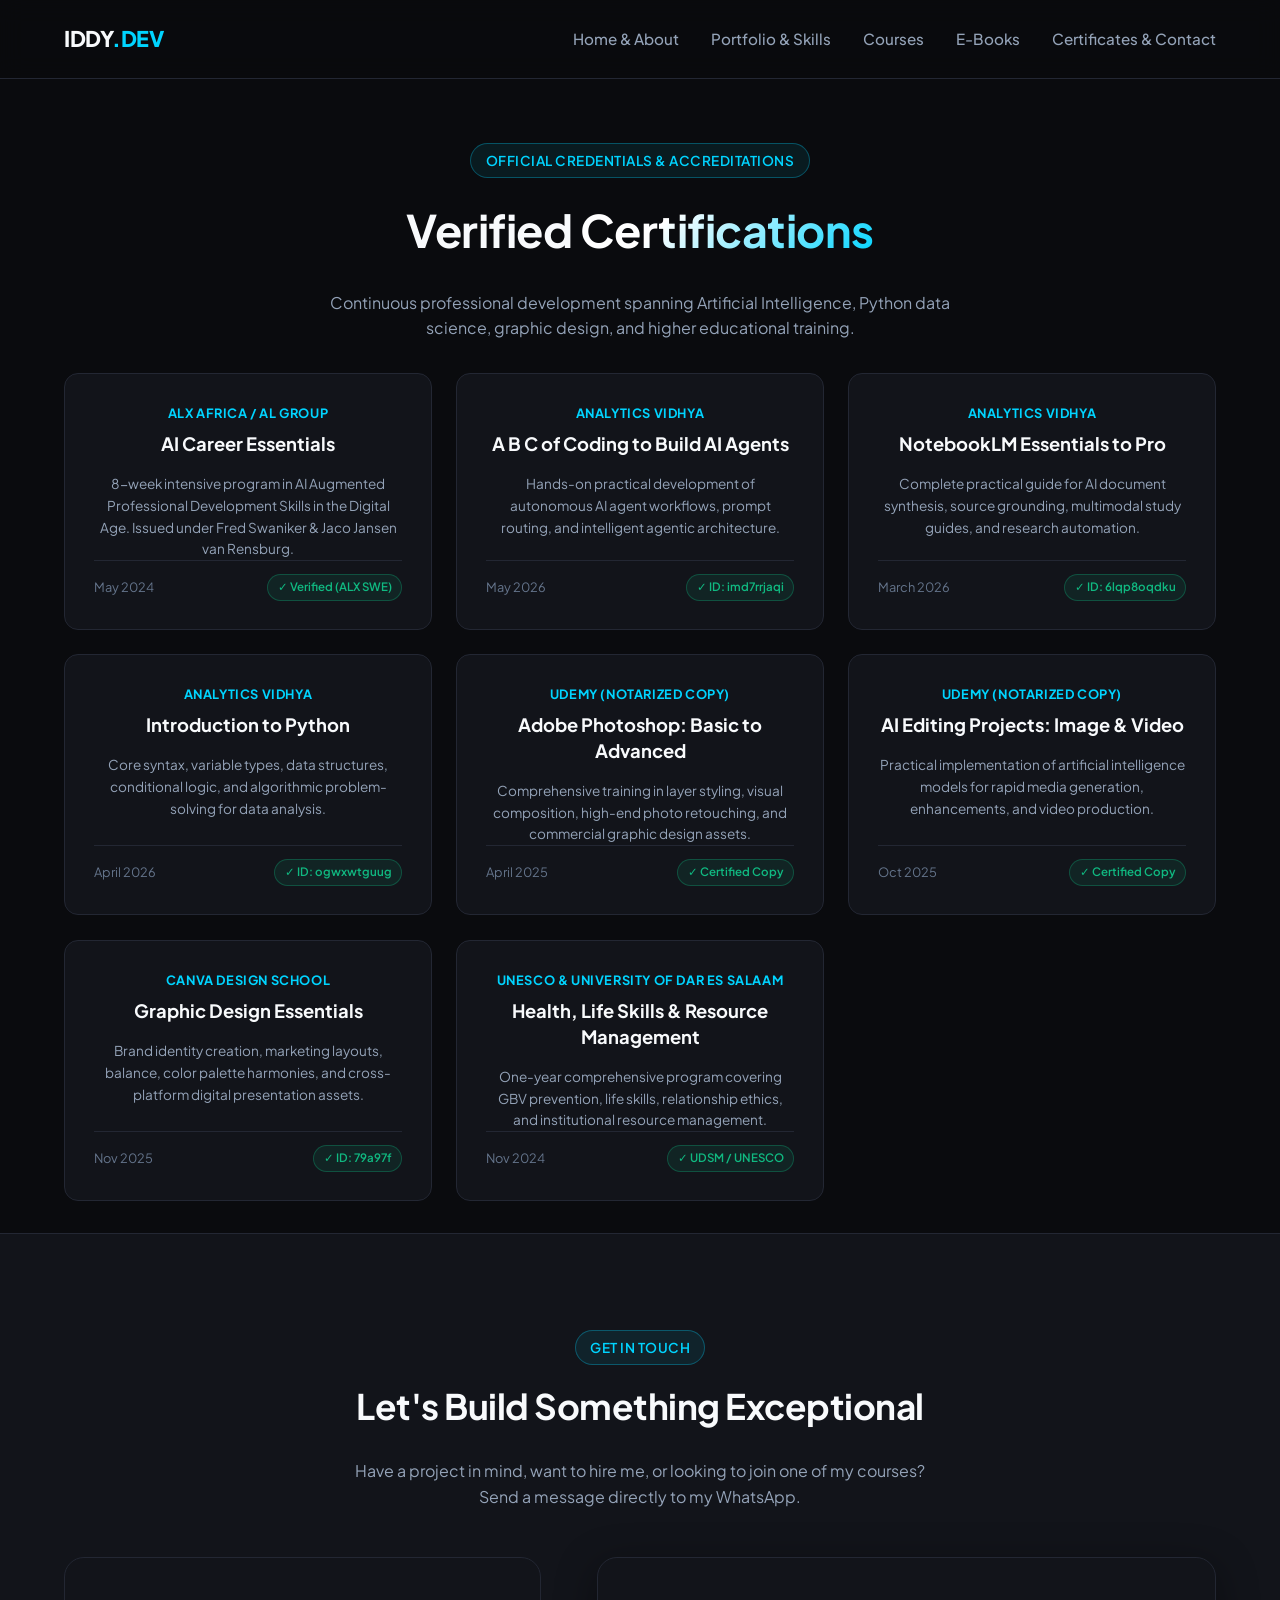
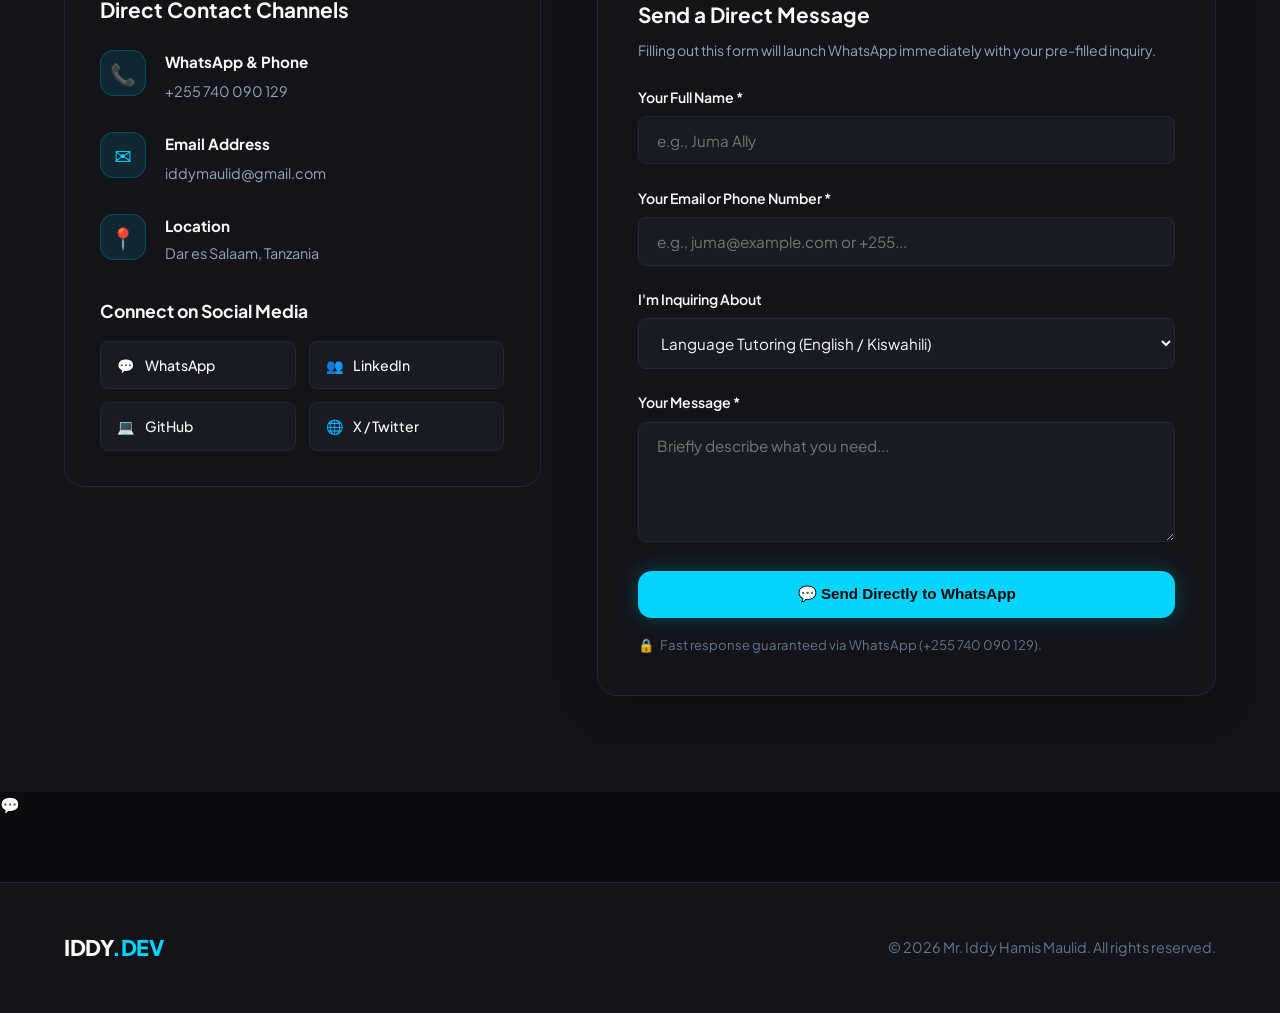
<file: contact.html>
<!DOCTYPE html>
<html lang="en">
<head>
  <meta charset="UTF-8">
  <meta name="viewport" content="width=device-width, initial-scale=1.0">
  <title>Certificates &amp; Contact | Mr. Iddy Hamis Maulid</title>
  <!-- Google Fonts: Plus Jakarta Sans -->
  <link rel="preconnect" href="https://fonts.googleapis.com">
  <link rel="preconnect" href="https://fonts.gstatic.com" crossorigin>
  <link href="https://fonts.googleapis.com/css2?family=Plus+Jakarta+Sans:wght@400;500;600;700;800&display=swap" rel="stylesheet">
  <link rel="stylesheet" href="style.css">
</head>
<body>

  <!-- HEADER -->
  <header class="header">
    <div class="container nav-container">
      <a href="index.html" class="logo">IDDY<span>.DEV</span></a>
      <button class="mobile-toggle" id="mobileToggle" aria-label="Toggle navigation">&#9776;</button>
      <nav>
        <ul class="nav-menu" id="navMenu">
  <li><a href="index.html" class="nav-link">Home &amp; About</a></li>
  <li><a href="portfolio.html" class="nav-link">Portfolio &amp; Skills</a></li>
  <li><a href="courses.html" class="nav-link">Courses</a></li>
  <li><a href="e-books.html" class="nav-link">E-Books</a></li>
  <li><a href="contact.html" class="nav-link">Certificates &amp; Contact</a></li>
</ul>
      </nav>
    </div>
  </header>

  <main>
    <!-- SECTION 1: VERIFIED CERTIFICATES GALLERY -->
    <section class="section contact-header">
      <div class="container">
        <div class="badge">Official Credentials &amp; Accreditations</div>
        <h1 class="section-heading" style="font-size: 2.8rem; margin-top: 1rem;">
          Verified <span class="text-gradient">Certifications</span>
        </h1>
        <p>
          Continuous professional development spanning Artificial Intelligence, Python data science, graphic design, and higher educational training.
        </p>

        <div class="certificates-grid">

          <!-- 1. ALX Africa -->
          <div class="cert-card">
            <div>
              <div class="cert-issuer">ALX Africa / AL Group</div>
              <h3 class="cert-title">AI Career Essentials</h3>
              <p class="cert-details">
                8-week intensive program in AI Augmented Professional Development Skills in the Digital Age. Issued under Fred Swaniker &amp; Jaco Jansen van Rensburg.
              </p>
            </div>
            <div class="cert-meta">
              <span>May 2024</span>
              <span class="cert-badge-status">&#10003; Verified (ALX SWE)</span>
            </div>
          </div>

          <!-- 2. Analytics Vidhya: AI Agents -->
          <div class="cert-card">
            <div>
              <div class="cert-issuer">Analytics Vidhya</div>
              <h3 class="cert-title">A B C of Coding to Build AI Agents</h3>
              <p class="cert-details">
                Hands-on practical development of autonomous AI agent workflows, prompt routing, and intelligent agentic architecture.
              </p>
            </div>
            <div class="cert-meta">
              <span>May 2026</span>
              <span class="cert-badge-status">&#10003; ID: imd7rrjaqi</span>
            </div>
          </div>

          <!-- 3. Analytics Vidhya: NotebookLM -->
          <div class="cert-card">
            <div>
              <div class="cert-issuer">Analytics Vidhya</div>
              <h3 class="cert-title">NotebookLM Essentials to Pro</h3>
              <p class="cert-details">
                Complete practical guide for AI document synthesis, source grounding, multimodal study guides, and research automation.
              </p>
            </div>
            <div class="cert-meta">
              <span>March 2026</span>
              <span class="cert-badge-status">&#10003; ID: 6lqp8oqdku</span>
            </div>
          </div>

          <!-- 4. Analytics Vidhya: Python -->
          <div class="cert-card">
            <div>
              <div class="cert-issuer">Analytics Vidhya</div>
              <h3 class="cert-title">Introduction to Python</h3>
              <p class="cert-details">
                Core syntax, variable types, data structures, conditional logic, and algorithmic problem-solving for data analysis.
              </p>
            </div>
            <div class="cert-meta">
              <span>April 2026</span>
              <span class="cert-badge-status">&#10003; ID: ogwxwtguug</span>
            </div>
          </div>

          <!-- 5. Udemy: Adobe Photoshop -->
          <div class="cert-card">
            <div>
              <div class="cert-issuer">Udemy (Notarized Copy)</div>
              <h3 class="cert-title">Adobe Photoshop: Basic to Advanced</h3>
              <p class="cert-details">
                Comprehensive training in layer styling, visual composition, high-end photo retouching, and commercial graphic design assets.
              </p>
            </div>
            <div class="cert-meta">
              <span>April 2025</span>
              <span class="cert-badge-status">&#10003; Certified Copy</span>
            </div>
          </div>

          <!-- 6. Udemy: AI Video & Image Editing -->
          <div class="cert-card">
            <div>
              <div class="cert-issuer">Udemy (Notarized Copy)</div>
              <h3 class="cert-title">AI Editing Projects: Image &amp; Video</h3>
              <p class="cert-details">
                Practical implementation of artificial intelligence models for rapid media generation, enhancements, and video production.
              </p>
            </div>
            <div class="cert-meta">
              <span>Oct 2025</span>
              <span class="cert-badge-status">&#10003; Certified Copy</span>
            </div>
          </div>

          <!-- 7. Canva Design School -->
          <div class="cert-card">
            <div>
              <div class="cert-issuer">Canva Design School</div>
              <h3 class="cert-title">Graphic Design Essentials</h3>
              <p class="cert-details">
                Brand identity creation, marketing layouts, balance, color palette harmonies, and cross-platform digital presentation assets.
              </p>
            </div>
            <div class="cert-meta">
              <span>Nov 2025</span>
              <span class="cert-badge-status">&#10003; ID: 79a97f</span>
            </div>
          </div>

          <!-- 8. UNESCO & University of Dar es Salaam -->
          <div class="cert-card">
            <div>
              <div class="cert-issuer">UNESCO &amp; University of Dar es Salaam</div>
              <h3 class="cert-title">Health, Life Skills &amp; Resource Management</h3>
              <p class="cert-details">
                One-year comprehensive program covering GBV prevention, life skills, relationship ethics, and institutional resource management.
              </p>
            </div>
            <div class="cert-meta">
              <span>Nov 2024</span>
              <span class="cert-badge-status">&#10003; UDSM / UNESCO</span>
            </div>
          </div>

        </div>
      </div>
    </section>

    <!-- SECTION 2: CONTACT INFORMATION & DIRECT-TO-WHATSAPP FORM -->
    <section class="section" style="background-color: var(--bg-secondary); border-top: 1px solid var(--border-color);">
      <div class="container">
        <div style="text-align: center;">
          <div class="badge">Get in Touch</div>
          <h2 class="section-heading">Let's Build Something Exceptional</h2>
          <p style="color: var(--text-muted); max-width: 580px; margin: 0 auto;">
            Have a project in mind, want to hire me, or looking to join one of my courses? Send a message directly to my WhatsApp.
          </p>
        </div>

        <div class="contact-layout">

          <!-- Left Column: Contact Details & Socials -->
          <div class="contact-info-card">
            <h3 style="font-size: 1.3rem; margin-bottom: 1.5rem; color: var(--text-main);">Direct Contact Channels</h3>

            <div class="info-item">
              <div class="info-icon">&#128222;</div>
              <div class="info-text">
                <h4>WhatsApp &amp; Phone</h4>
                <a href="https://wa.me/255740090129" target="_blank">+255 740 090 129</a>
              </div>
            </div>

            <div class="info-item">
              <div class="info-icon">&#9993;</div>
              <div class="info-text">
                <h4>Email Address</h4>
                <a href="mailto:iddymaulid@gmail.com">iddymaulid@gmail.com</a>
              </div>
            </div>

            <div class="info-item">
              <div class="info-icon">&#128205;</div>
              <div class="info-text">
                <h4>Location</h4>
                <p>Dar es Salaam, Tanzania</p>
              </div>
            </div>

            <h4 class="socials-heading">Connect on Social Media</h4>
            <div class="social-links">
              <a href="https://wa.me/255740090129" target="_blank" class="social-btn">
                <span>&#128172;</span> WhatsApp
              </a>
              <a href="https://linkedin.com" target="_blank" class="social-btn">
                <span>&#128101;</span> LinkedIn
              </a>
              <a href="https://github.com" target="_blank" class="social-btn">
                <span>&#128187;</span> GitHub
              </a>
              <a href="https://twitter.com" target="_blank" class="social-btn">
                <span>&#127760;</span> X / Twitter
              </a>
            </div>
          </div>

          <!-- Right Column: Direct-to-WhatsApp Form -->
          <div class="contact-form-card">
            <h3 style="font-size: 1.3rem; margin-bottom: 0.5rem; color: var(--text-main);">Send a Direct Message</h3>
            <p style="color: var(--text-muted); font-size: 0.88rem; margin-bottom: 1.5rem;">
              Filling out this form will launch WhatsApp immediately with your pre-filled inquiry.
            </p>

            <form id="whatsappContactForm">
              <div class="form-group">
                <label for="senderName">Your Full Name *</label>
                <input type="text" id="senderName" class="form-control" placeholder="e.g., Juma Ally" required>
              </div>

              <div class="form-group">
                <label for="senderContact">Your Email or Phone Number *</label>
                <input type="text" id="senderContact" class="form-control" placeholder="e.g., juma@example.com or +255..." required>
              </div>

              <div class="form-group">
                <label for="senderService">I'm Inquiring About</label>
                <select id="senderService" class="form-control">
                  <option value="Language Tutoring (English / Kiswahili)">Language Tutoring (English / Kiswahili)</option>
                  <option value="Web Development Project">Junior Web Development Project</option>
                  <option value="Graphic Design / Branding">Graphic Design &amp; Branding</option>
                  <option value="Python & AI Solutions">Python Data Analysis &amp; AI Solutions</option>
                  <option value="Course Enrollment">Course Enrollment / Mentorship</option>
                  <option value="General Collaboration">General Collaboration</option>
                </select>
              </div>

              <div class="form-group">
                <label for="senderMessage">Your Message *</label>
                <textarea id="senderMessage" class="form-control" placeholder="Briefly describe what you need..." required></textarea>
              </div>

              <button type="submit" class="btn btn-primary" style="width: 100%;">
                &#128172; Send Directly to WhatsApp
              </button>

              <div class="form-notice">
                <span>&#128274;</span> Fast response guaranteed via WhatsApp (+255 740 090 129).
              </div>
            </form>
          </div>

        </div>
      </div>
    </section>
  </main>

  <!-- FLOATING WHATSAPP BUTTON (Number: 255740090129) -->
  <a href="https://wa.me/255740090129?text=Hello%20Mr.%20Iddy,%20I%20visited%20your%20website%20and%20would%20like%20to%20connect!" 
     class="whatsapp-float" 
     target="_blank" 
     rel="noopener noreferrer" 
     aria-label="Chat with Mr. Iddy on WhatsApp">
    &#128172;
  </a>

  <!-- FOOTER -->
  <footer class="footer">
    <div class="container footer-content">
      <div class="logo">IDDY<span>.DEV</span></div>
      <p class="footer-copy">&copy; 2026 Mr. Iddy Hamis Maulid. All rights reserved.</p>
    </div>
  </footer>

  <script src="js.js"></script>
</body>
</html>
</file>
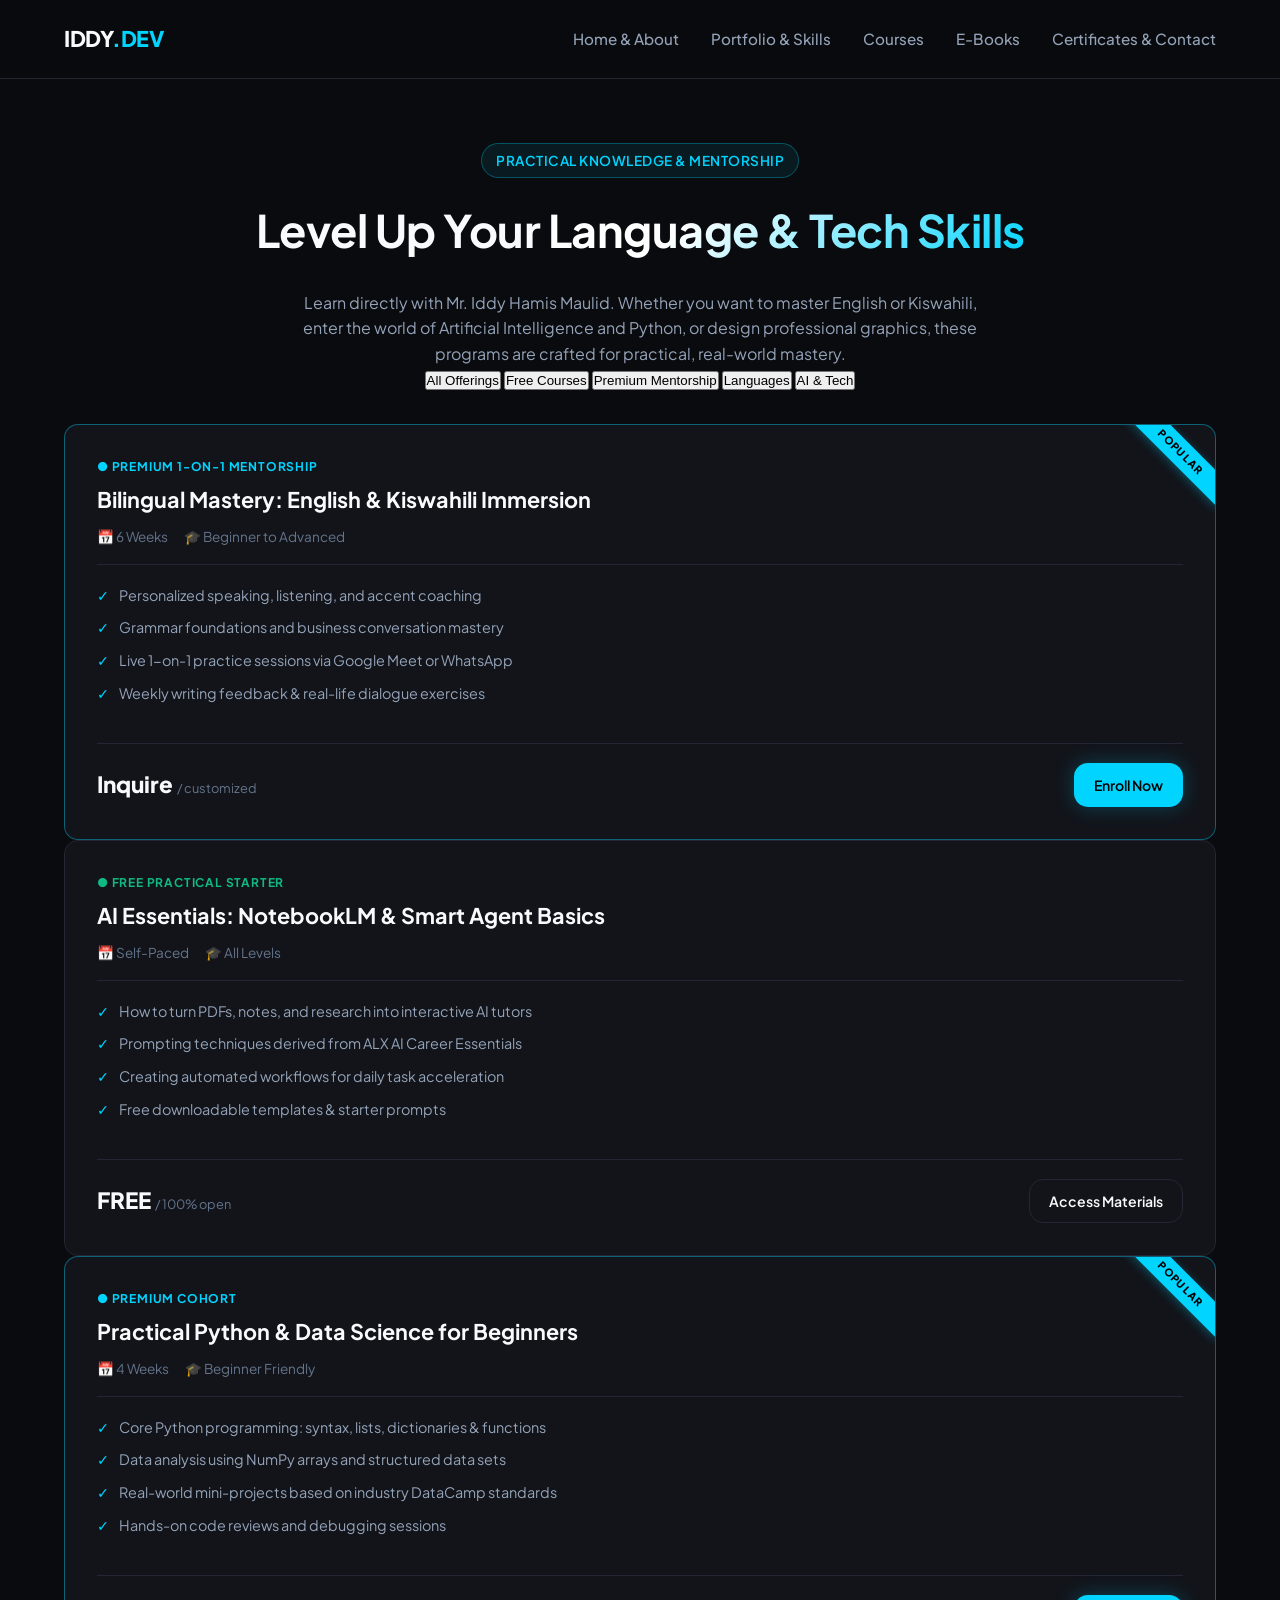
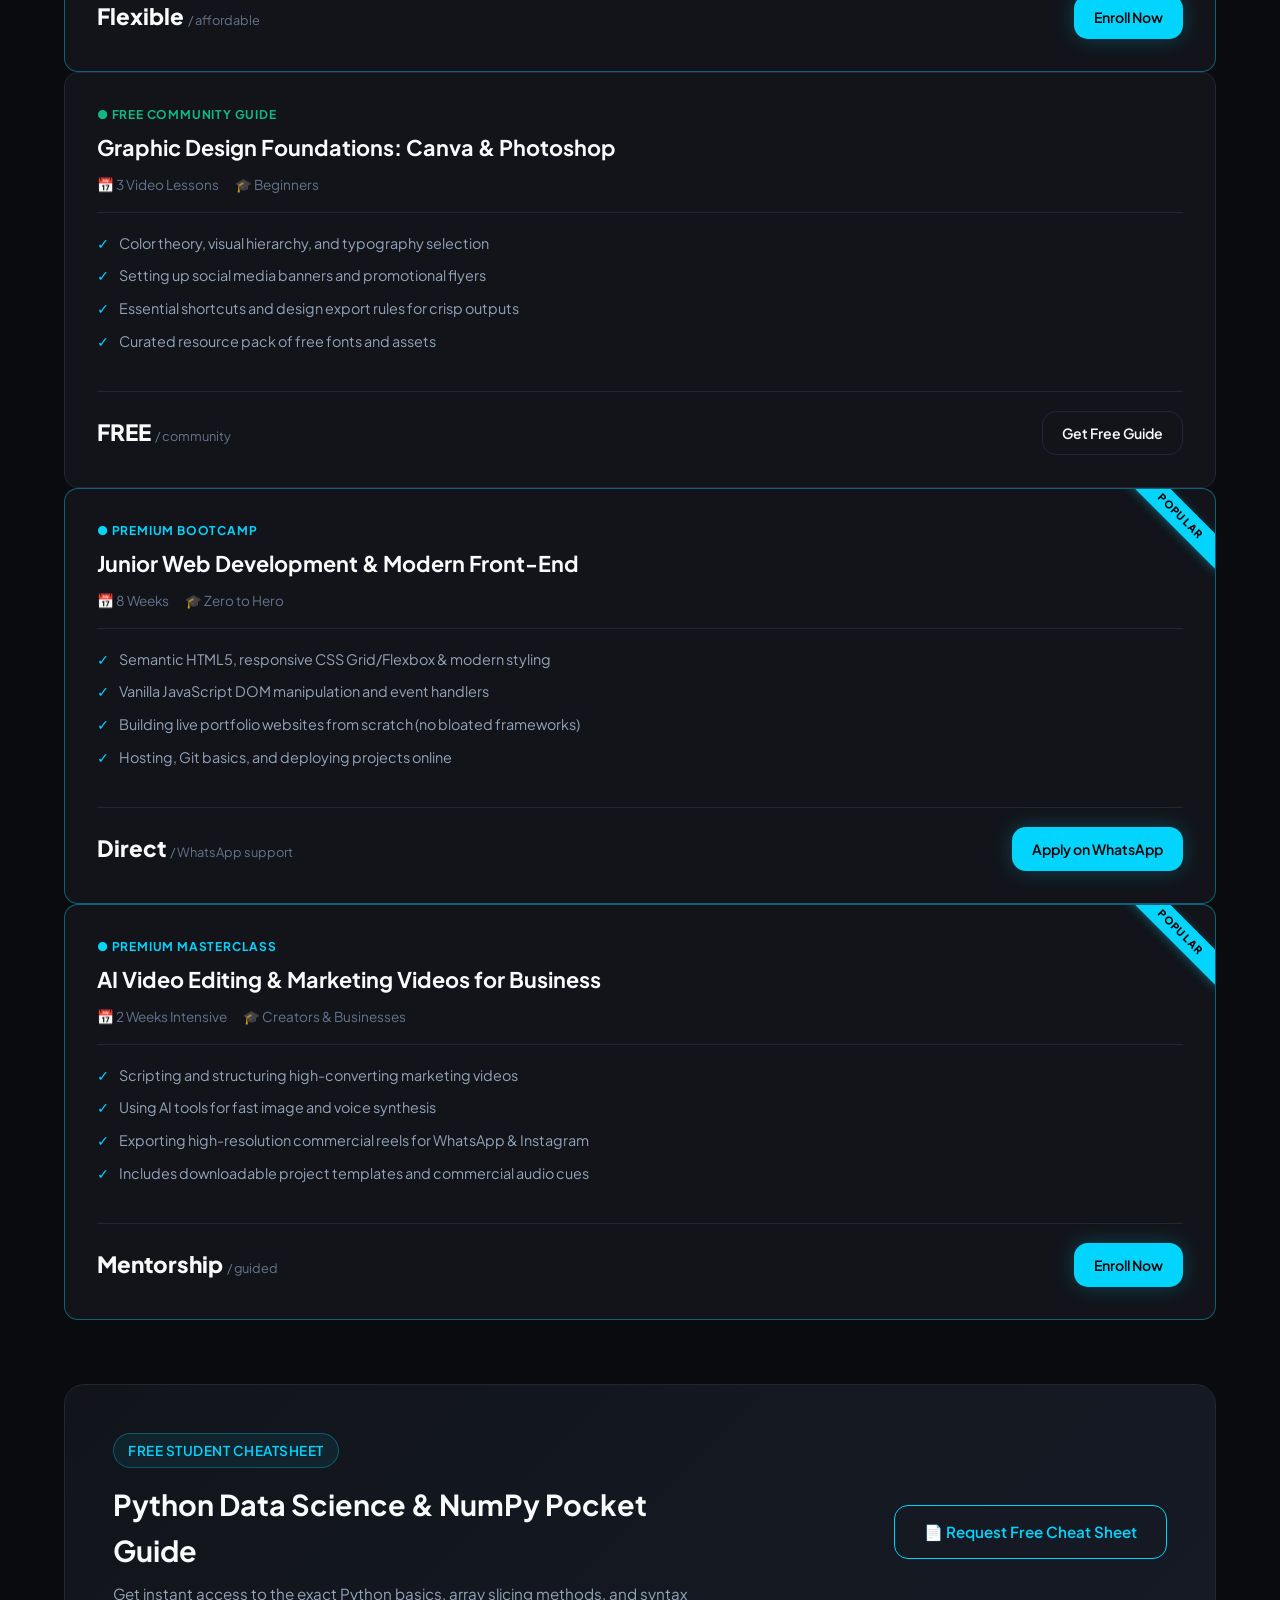
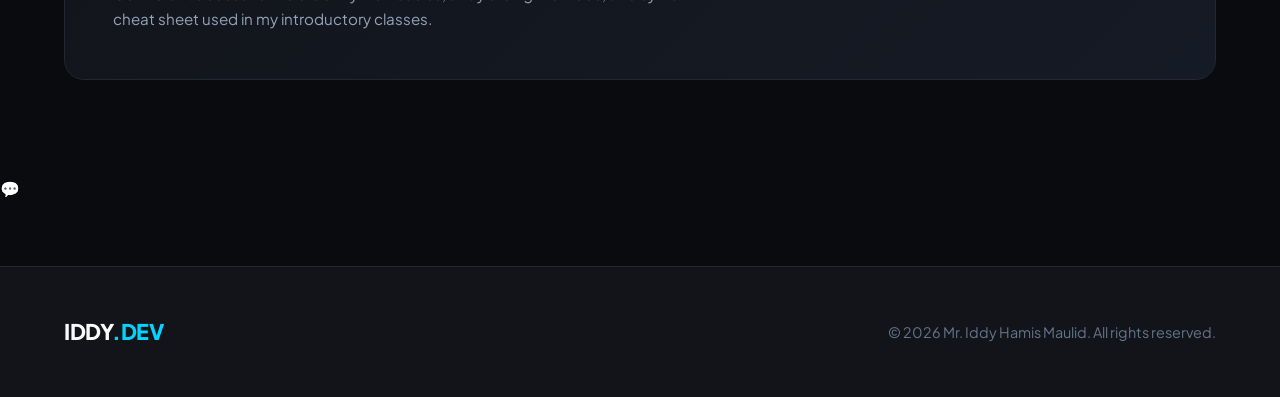
<file: courses.html>
<!DOCTYPE html>
<html lang="en">
<head>
  <meta charset="UTF-8">
  <meta name="viewport" content="width=device-width, initial-scale=1.0">
  <title>Courses &amp; Learning Hub | Mr. Iddy Hamis Maulid</title>
  <!-- Google Fonts: Plus Jakarta Sans -->
  <link rel="preconnect" href="https://fonts.googleapis.com">
  <link rel="preconnect" href="https://fonts.gstatic.com" crossorigin>
  <link href="https://fonts.googleapis.com/css2?family=Plus+Jakarta+Sans:wght@400;500;600;700;800&display=swap" rel="stylesheet">
  <link rel="stylesheet" href="style.css">
</head>
<body>

  <!-- HEADER -->
  <header class="header">
    <div class="container nav-container">
      <a href="index.html" class="logo">IDDY<span>.DEV</span></a>
      <button class="mobile-toggle" id="mobileToggle" aria-label="Toggle navigation">&#9776;</button>
      <nav>
        <ul class="nav-menu" id="navMenu">
  <li><a href="index.html" class="nav-link">Home &amp; About</a></li>
  <li><a href="portfolio.html" class="nav-link">Portfolio &amp; Skills</a></li>
  <li><a href="courses.html" class="nav-link">Courses</a></li>
  <li><a href="e-books.html" class="nav-link">E-Books</a></li>
  <li><a href="contact.html" class="nav-link">Certificates &amp; Contact</a></li>
</ul>
      </nav>
    </div>
  </header>

  <main>
    <!-- COURSES HERO -->
    <section class="section courses-header">
      <div class="container">
        <div class="badge">Practical Knowledge &amp; Mentorship</div>
        <h1 class="section-heading" style="font-size: 2.8rem; margin-top: 1rem;">
          Level Up Your <span class="text-gradient">Language &amp; Tech Skills</span>
        </h1>
        <p>
          Learn directly with Mr. Iddy Hamis Maulid. Whether you want to master English or Kiswahili, enter the world of Artificial Intelligence and Python, or design professional graphics, these programs are crafted for practical, real-world mastery.
        </p>

        <!-- CATEGORY FILTERS -->
        <div class="filter-wrapper">
          <button class="filter-btn active" data-filter="all">All Offerings</button>
          <button class="filter-btn" data-filter="free">Free Courses</button>
          <button class="filter-btn" data-filter="premium">Premium Mentorship</button>
          <button class="filter-btn" data-filter="language">Languages</button>
          <button class="filter-btn" data-filter="tech">AI &amp; Tech</button>
        </div>
      </div>
    </section>

    <!-- COURSES CATALOG -->
    <section class="section" style="padding-top: 0;">
      <div class="container">
        <div class="projects-grid">

          <!-- COURSE 1: English & Kiswahili Language Coaching (PREMIUM / LANGUAGE) -->
          <article class="project-card course-card premium-tier" data-category="premium language">
            <div class="course-card-body">
              <span class="course-type premium">● Premium 1-on-1 Mentorship</span>
              <h3 class="course-title">Bilingual Mastery: English &amp; Kiswahili Immersion</h3>
              <div class="course-meta">
                <span>&#128197; 6 Weeks</span>
                <span>&#127891; Beginner to Advanced</span>
              </div>
              <ul class="course-features">
                <li>Personalized speaking, listening, and accent coaching</li>
                <li>Grammar foundations and business conversation mastery</li>
                <li>Live 1-on-1 practice sessions via Google Meet or WhatsApp</li>
                <li>Weekly writing feedback &amp; real-life dialogue exercises</li>
              </ul>
              <div class="course-footer">
                <div class="course-price">Inquire <span>/ customized</span></div>
                <a href="https://wa.me/255740090129?text=Hello%20Mr.%20Iddy,%20I%20would%20like%20to%20enroll%20in%20your%20Bilingual%20English%20and%20Kiswahili%20Course." target="_blank" class="btn btn-primary" style="padding: 0.6rem 1.2rem; font-size: 0.88rem;">Enroll Now</a>
              </div>
            </div>
          </article>

          <!-- COURSE 2: AI & NotebookLM Workflow (FREE / TECH) -->
          <article class="project-card course-card" data-category="free tech">
            <div class="course-card-body">
              <span class="course-type free">● Free Practical Starter</span>
              <h3 class="course-title">AI Essentials: NotebookLM &amp; Smart Agent Basics</h3>
              <div class="course-meta">
                <span>&#128197; Self-Paced</span>
                <span>&#127891; All Levels</span>
              </div>
              <ul class="course-features">
                <li>How to turn PDFs, notes, and research into interactive AI tutors</li>
                <li>Prompting techniques derived from ALX AI Career Essentials</li>
                <li>Creating automated workflows for daily task acceleration</li>
                <li>Free downloadable templates &amp; starter prompts</li>
              </ul>
              <div class="course-footer">
                <div class="course-price">FREE <span>/ 100% open</span></div>
                <a href="https://wa.me/255740090129?text=Hello%20Mr.%20Iddy,%20please%20send%20me%20the%20Free%20AI%20Essentials%20learning%20materials." target="_blank" class="btn btn-outline" style="padding: 0.6rem 1.2rem; font-size: 0.88rem;">Access Materials</a>
              </div>
            </div>
          </article>

          <!-- COURSE 3: Python & Data Science (PREMIUM / TECH) -->
          <article class="project-card course-card premium-tier" data-category="premium tech">
            <div class="course-card-body">
              <span class="course-type premium">● Premium Cohort</span>
              <h3 class="course-title">Practical Python &amp; Data Science for Beginners</h3>
              <div class="course-meta">
                <span>&#128197; 4 Weeks</span>
                <span>&#127891; Beginner Friendly</span>
              </div>
              <ul class="course-features">
                <li>Core Python programming: syntax, lists, dictionaries &amp; functions</li>
                <li>Data analysis using NumPy arrays and structured data sets</li>
                <li>Real-world mini-projects based on industry DataCamp standards</li>
                <li>Hands-on code reviews and debugging sessions</li>
              </ul>
              <div class="course-footer">
                <div class="course-price">Flexible <span>/ affordable</span></div>
                <a href="https://wa.me/255740090129?text=Hello%20Mr.%20Iddy,%20I%20am%20interested%20in%20joining%20the%20Practical%20Python%20and%20Data%20Science%20Cohort." target="_blank" class="btn btn-primary" style="padding: 0.6rem 1.2rem; font-size: 0.88rem;">Enroll Now</a>
              </div>
            </div>
          </article>

          <!-- COURSE 4: Graphic Design Essentials (FREE / DESIGN) -->
          <article class="project-card course-card" data-category="free design">
            <div class="course-card-body">
              <span class="course-type free">● Free Community Guide</span>
              <h3 class="course-title">Graphic Design Foundations: Canva &amp; Photoshop</h3>
              <div class="course-meta">
                <span>&#128197; 3 Video Lessons</span>
                <span>&#127891; Beginners</span>
              </div>
              <ul class="course-features">
                <li>Color theory, visual hierarchy, and typography selection</li>
                <li>Setting up social media banners and promotional flyers</li>
                <li>Essential shortcuts and design export rules for crisp outputs</li>
                <li>Curated resource pack of free fonts and assets</li>
              </ul>
              <div class="course-footer">
                <div class="course-price">FREE <span>/ community</span></div>
                <a href="https://wa.me/255740090129?text=Hello%20Mr.%20Iddy,%20please%20share%20the%20Free%20Graphic%20Design%20Foundations%20guide." target="_blank" class="btn btn-outline" style="padding: 0.6rem 1.2rem; font-size: 0.88rem;">Get Free Guide</a>
              </div>
            </div>
          </article>

          <!-- COURSE 5: Web Dev & Vibe Coding Bootcamp (PREMIUM / TECH) -->
          <article class="project-card course-card premium-tier" data-category="premium tech">
            <div class="course-card-body">
              <span class="course-type premium">● Premium Bootcamp</span>
              <h3 class="course-title">Junior Web Development &amp; Modern Front-End</h3>
              <div class="course-meta">
                <span>&#128197; 8 Weeks</span>
                <span>&#127891; Zero to Hero</span>
              </div>
              <ul class="course-features">
                <li>Semantic HTML5, responsive CSS Grid/Flexbox &amp; modern styling</li>
                <li>Vanilla JavaScript DOM manipulation and event handlers</li>
                <li>Building live portfolio websites from scratch (no bloated frameworks)</li>
                <li>Hosting, Git basics, and deploying projects online</li>
              </ul>
              <div class="course-footer">
                <div class="course-price">Direct <span>/ WhatsApp support</span></div>
                <a href="https://wa.me/255740090129?text=Hello%20Mr.%20Iddy,%20I%20want%20to%20join%20your%20Junior%20Web%20Development%20Bootcamp." target="_blank" class="btn btn-primary" style="padding: 0.6rem 1.2rem; font-size: 0.88rem;">Apply on WhatsApp</a>
              </div>
            </div>
          </article>

          <!-- COURSE 6: Video Marketing & AI Multimedia (PREMIUM / DESIGN) -->
          <article class="project-card course-card premium-tier" data-category="premium design">
            <div class="course-card-body">
              <span class="course-type premium">● Premium Masterclass</span>
              <h3 class="course-title">AI Video Editing &amp; Marketing Videos for Business</h3>
              <div class="course-meta">
                <span>&#128197; 2 Weeks Intensive</span>
                <span>&#127891; Creators &amp; Businesses</span>
              </div>
              <ul class="course-features">
                <li>Scripting and structuring high-converting marketing videos</li>
                <li>Using AI tools for fast image and voice synthesis</li>
                <li>Exporting high-resolution commercial reels for WhatsApp &amp; Instagram</li>
                <li>Includes downloadable project templates and commercial audio cues</li>
              </ul>
              <div class="course-footer">
                <div class="course-price">Mentorship <span>/ guided</span></div>
                <a href="https://wa.me/255740090129?text=Hello%20Mr.%20Iddy,%20I%20am%20ready%20to%20join%20the%20AI%20Video%20Editing%20and%20Marketing%20Course." target="_blank" class="btn btn-primary" style="padding: 0.6rem 1.2rem; font-size: 0.88rem;">Enroll Now</a>
              </div>
            </div>
          </article>

        </div>

        <!-- FREE RESOURCE DOWNLOAD BANNER -->
        <div class="resource-banner">
          <div>
            <div class="badge" style="margin-bottom: 0.8rem;">Free Student Cheatsheet</div>
            <h2 style="font-size: 1.8rem; margin-bottom: 0.6rem;">Python Data Science &amp; NumPy Pocket Guide</h2>
            <p style="color: var(--text-muted); font-size: 0.95rem;">
              Get instant access to the exact Python basics, array slicing methods, and syntax cheat sheet used in my introductory classes.
            </p>
          </div>
          <div style="text-align: right;">
            <a href="https://wa.me/255740090129?text=Hello%20Mr.%20Iddy,%20please%20send%20me%20the%20Python%20Data%20Science%20Pocket%20Cheat%20Sheet." target="_blank" class="btn btn-outline" style="border-color: var(--electric-blue); color: var(--electric-blue);">
              &#128196; Request Free Cheat Sheet
            </a>
          </div>
        </div>

      </div>
    </section>
  </main>

  <!-- FLOATING WHATSAPP BUTTON (Number: 255740090129) -->
  <a href="https://wa.me/255740090129?text=Hello%20Mr.%20Iddy,%20I%20visited%20your%20website%20and%20would%20like%20to%20connect!" 
     class="whatsapp-float" 
     target="_blank" 
     rel="noopener noreferrer" 
     aria-label="Chat with Mr. Iddy on WhatsApp">
    &#128172;
  </a>

  <!-- FOOTER -->
  <footer class="footer">
    <div class="container footer-content">
      <div class="logo">IDDY<span>.DEV</span></div>
      <p class="footer-copy">&copy; 2026 Mr. Iddy Hamis Maulid. All rights reserved.</p>
    </div>
  </footer>

  <script src="js.js"></script>
</body>
</html>
</file>
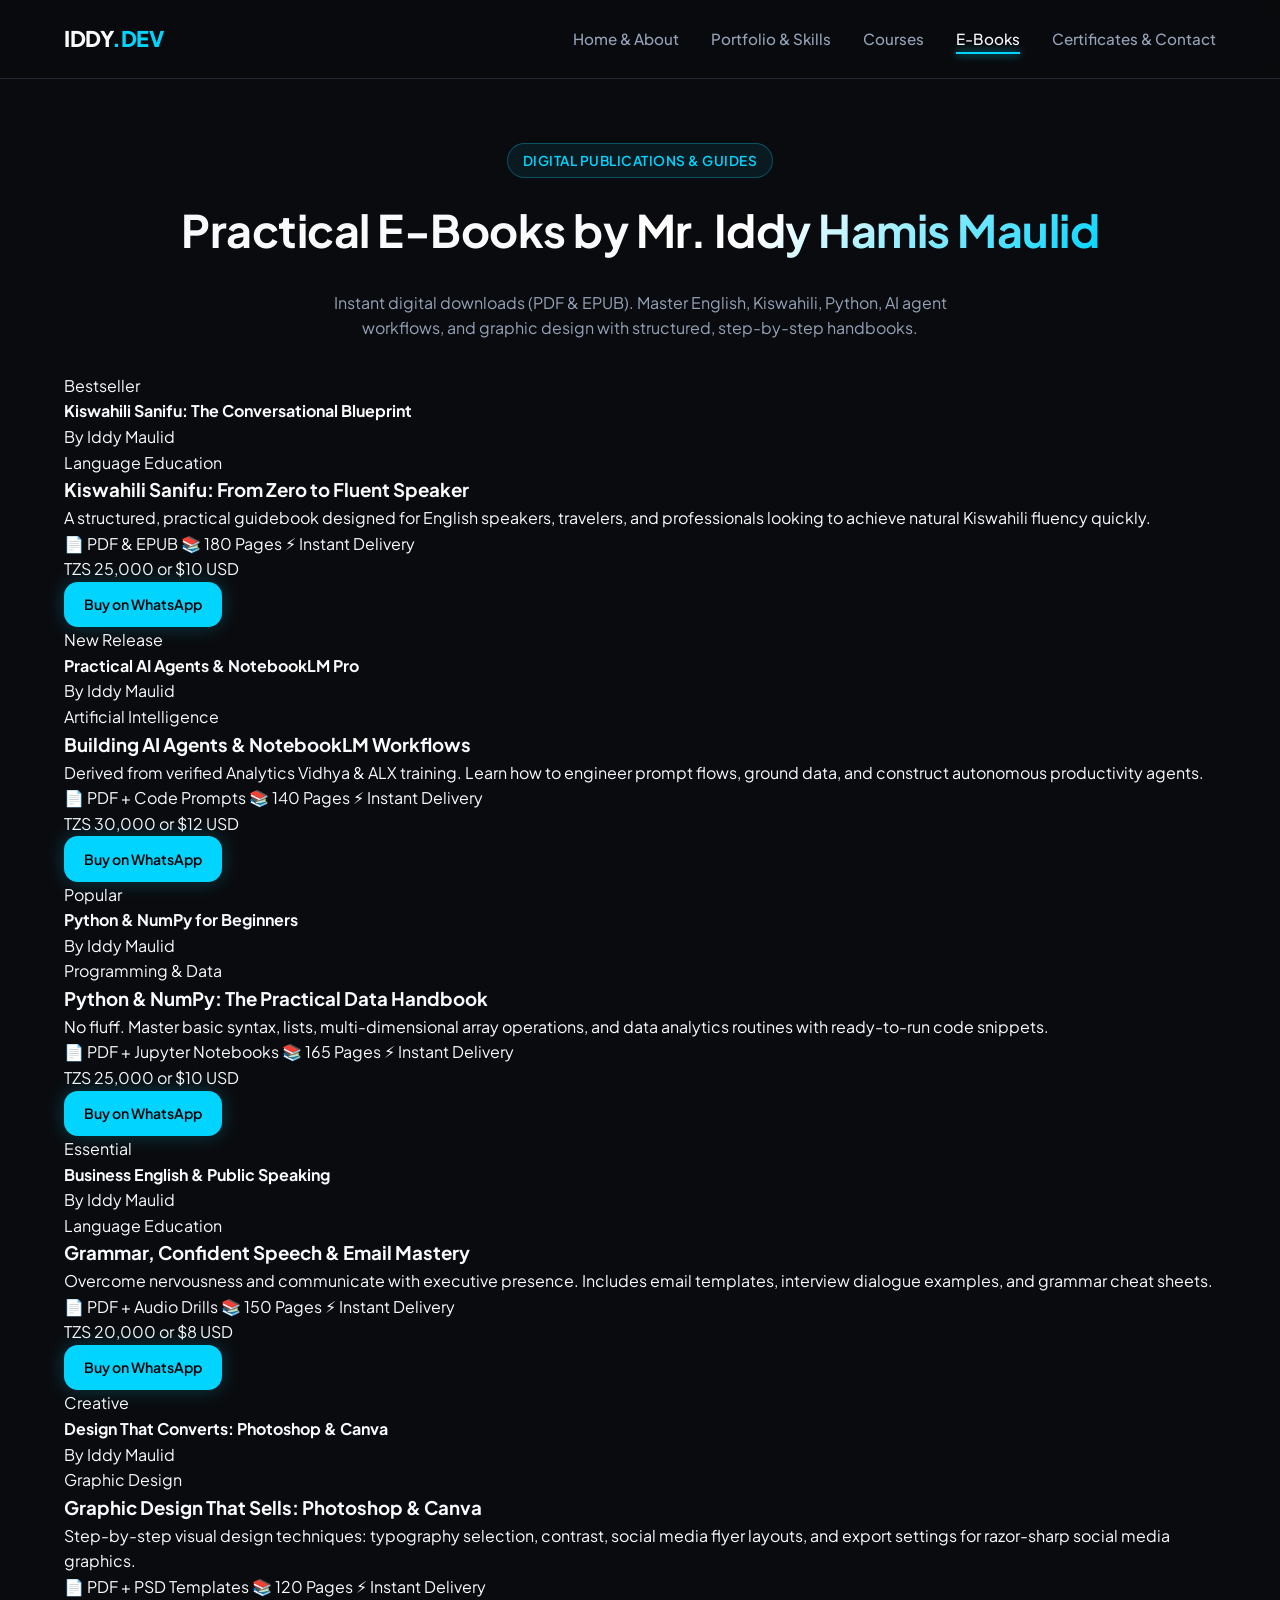
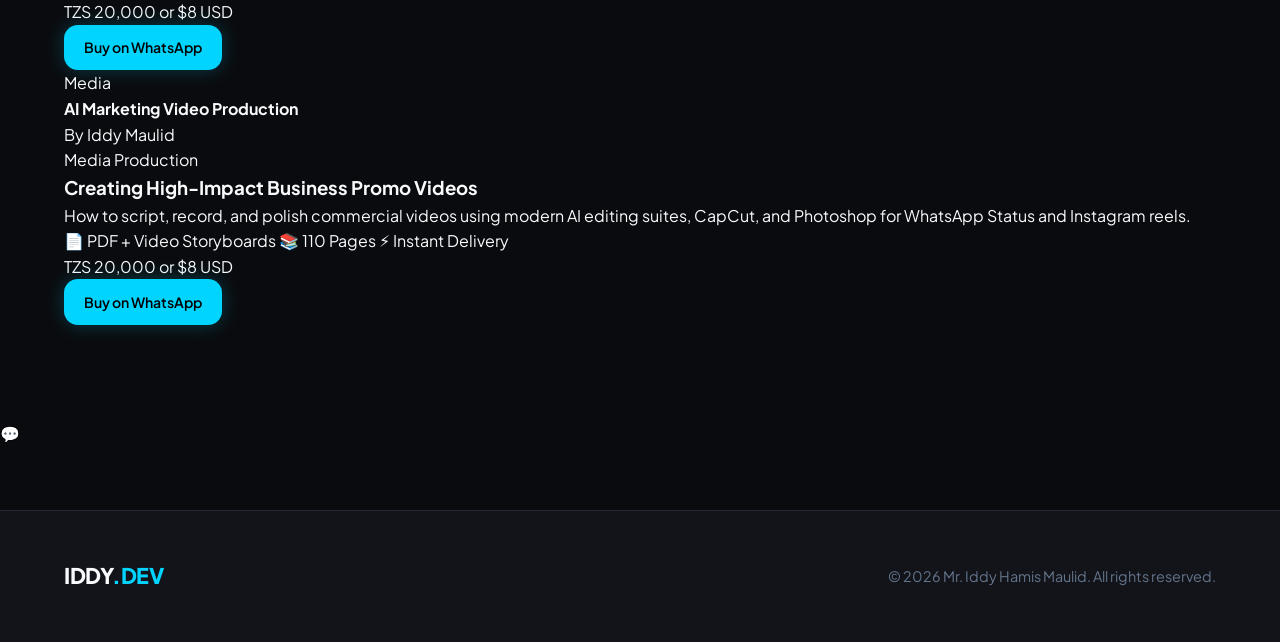
<file: e-books.html>
<!DOCTYPE html>
<html lang="en">
<head>
  <meta charset="UTF-8">
  <meta name="viewport" content="width=device-width, initial-scale=1.0">
  <title>E-Books &amp; Guides | Mr. Iddy Hamis Maulid</title>
  
  <link rel="icon" type="image/svg+xml" href="assets/images/favicon.svg">
  <!-- Google Fonts: Plus Jakarta Sans -->
  <link rel="preconnect" href="https://fonts.googleapis.com">
  <link rel="preconnect" href="https://fonts.gstatic.com" crossorigin>
  <link href="https://fonts.googleapis.com/css2?family=Plus+Jakarta+Sans:wght@400;500;600;700;800&display=swap" rel="stylesheet">
  
  <!-- CSS directly in root -->
  <link rel="stylesheet" href="style.css">
</head>
<body>

  <!-- HEADER -->
  <header class="header">
    <div class="container nav-container">
      <a href="index.html" class="logo">IDDY<span>.DEV</span></a>
      <button class="mobile-toggle" id="mobileToggle" aria-label="Toggle navigation">&#9776;</button>
      <nav>
        <ul class="nav-menu" id="navMenu">
          <li><a href="index.html" class="nav-link">Home &amp; About</a></li>
          <li><a href="portfolio.html" class="nav-link">Portfolio &amp; Skills</a></li>
          <li><a href="courses.html" class="nav-link">Courses</a></li>
          <li><a href="e-books.html" class="nav-link active">E-Books</a></li>
          <li><a href="contact.html" class="nav-link">Certificates &amp; Contact</a></li>
        </ul>
      </nav>
    </div>
  </header>

  <main>
    <!-- HERO -->
    <section class="section courses-header">
      <div class="container">
        <div class="badge">Digital Publications &amp; Guides</div>
        <h1 class="section-heading" style="font-size: 2.8rem; margin-top: 1rem;">
          Practical E-Books by <span class="text-gradient">Mr. Iddy Hamis Maulid</span>
        </h1>
        <p>
          Instant digital downloads (PDF &amp; EPUB). Master English, Kiswahili, Python, AI agent workflows, and graphic design with structured, step-by-step handbooks.
        </p>
      </div>
    </section>

    <!-- E-BOOKS CATALOG -->
    <section class="section" style="padding-top: 0;">
      <div class="container">
        <div class="ebooks-grid">

          <!-- BOOK 1: Kiswahili Mastery -->
          <article class="ebook-card">
            <div class="ebook-cover-wrapper">
              <span class="ebook-cover-badge">Bestseller</span>
              <div class="ebook-cover-mock">
                <h4>Kiswahili Sanifu: The Conversational Blueprint</h4>
                <div class="author">By Iddy Maulid</div>
              </div>
            </div>
            <div class="ebook-body">
              <span class="ebook-category">Language Education</span>
              <h3 class="ebook-title">Kiswahili Sanifu: From Zero to Fluent Speaker</h3>
              <p class="ebook-desc">
                A structured, practical guidebook designed for English speakers, travelers, and professionals looking to achieve natural Kiswahili fluency quickly.
              </p>
              <div class="ebook-details-list">
                <span>&#128196; PDF &amp; EPUB</span>
                <span>&#128218; 180 Pages</span>
                <span>&#9889; Instant Delivery</span>
              </div>
              <div class="ebook-footer">
                <div class="ebook-price">
                  <span class="amount">TZS 25,000</span>
                  <span class="currency">or $10 USD</span>
                </div>
                <a href="https://wa.me/255740090129?text=Hello%20Mr.%20Iddy,%20I%20want%20to%20buy%20the%20ebook:%20'Kiswahili%20Sanifu:%20From%20Zero%20to%20Fluent%20Speaker'." 
                   target="_blank" class="btn btn-primary" style="padding: 0.65rem 1.2rem; font-size: 0.88rem;">
                  Buy on WhatsApp
                </a>
              </div>
            </div>
          </article>

          <!-- BOOK 2: AI Agent & NotebookLM Guide -->
          <article class="ebook-card">
            <div class="ebook-cover-wrapper">
              <span class="ebook-cover-badge">New Release</span>
              <div class="ebook-cover-mock">
                <h4>Practical AI Agents &amp; NotebookLM Pro</h4>
                <div class="author">By Iddy Maulid</div>
              </div>
            </div>
            <div class="ebook-body">
              <span class="ebook-category">Artificial Intelligence</span>
              <h3 class="ebook-title">Building AI Agents &amp; NotebookLM Workflows</h3>
              <p class="ebook-desc">
                Derived from verified Analytics Vidhya &amp; ALX training. Learn how to engineer prompt flows, ground data, and construct autonomous productivity agents.
              </p>
              <div class="ebook-details-list">
                <span>&#128196; PDF + Code Prompts</span>
                <span>&#128218; 140 Pages</span>
                <span>&#9889; Instant Delivery</span>
              </div>
              <div class="ebook-footer">
                <div class="ebook-price">
                  <span class="amount">TZS 30,000</span>
                  <span class="currency">or $12 USD</span>
                </div>
                <a href="https://wa.me/255740090129?text=Hello%20Mr.%20Iddy,%20I%20want%20to%20buy%20the%20ebook:%20'Building%20AI%20Agents%20%26%20NotebookLM%20Workflows'." 
                   target="_blank" class="btn btn-primary" style="padding: 0.65rem 1.2rem; font-size: 0.88rem;">
                  Buy on WhatsApp
                </a>
              </div>
            </div>
          </article>

          <!-- BOOK 3: Python Data Science Pocket Handbook -->
          <article class="ebook-card">
            <div class="ebook-cover-wrapper">
              <span class="ebook-cover-badge">Popular</span>
              <div class="ebook-cover-mock">
                <h4>Python &amp; NumPy for Beginners</h4>
                <div class="author">By Iddy Maulid</div>
              </div>
            </div>
            <div class="ebook-body">
              <span class="ebook-category">Programming &amp; Data</span>
              <h3 class="ebook-title">Python &amp; NumPy: The Practical Data Handbook</h3>
              <p class="ebook-desc">
                No fluff. Master basic syntax, lists, multi-dimensional array operations, and data analytics routines with ready-to-run code snippets.
              </p>
              <div class="ebook-details-list">
                <span>&#128196; PDF + Jupyter Notebooks</span>
                <span>&#128218; 165 Pages</span>
                <span>&#9889; Instant Delivery</span>
              </div>
              <div class="ebook-footer">
                <div class="ebook-price">
                  <span class="amount">TZS 25,000</span>
                  <span class="currency">or $10 USD</span>
                </div>
                <a href="https://wa.me/255740090129?text=Hello%20Mr.%20Iddy,%20I%20want%20to%20buy%20the%20ebook:%20'Python%20%26%20NumPy:%20The%20Practical%20Data%20Handbook'." 
                   target="_blank" class="btn btn-primary" style="padding: 0.65rem 1.2rem; font-size: 0.88rem;">
                  Buy on WhatsApp
                </a>
              </div>
            </div>
          </article>

          <!-- BOOK 4: English Business Communication -->
          <article class="ebook-card">
            <div class="ebook-cover-wrapper">
              <span class="ebook-cover-badge">Essential</span>
              <div class="ebook-cover-mock">
                <h4>Business English &amp; Public Speaking</h4>
                <div class="author">By Iddy Maulid</div>
              </div>
            </div>
            <div class="ebook-body">
              <span class="ebook-category">Language Education</span>
              <h3 class="ebook-title">Grammar, Confident Speech &amp; Email Mastery</h3>
              <p class="ebook-desc">
                Overcome nervousness and communicate with executive presence. Includes email templates, interview dialogue examples, and grammar cheat sheets.
              </p>
              <div class="ebook-details-list">
                <span>&#128196; PDF + Audio Drills</span>
                <span>&#128218; 150 Pages</span>
                <span>&#9889; Instant Delivery</span>
              </div>
              <div class="ebook-footer">
                <div class="ebook-price">
                  <span class="amount">TZS 20,000</span>
                  <span class="currency">or $8 USD</span>
                </div>
                <a href="https://wa.me/255740090129?text=Hello%20Mr.%20Iddy,%20I%20want%20to%20buy%20the%20ebook:%20'Business%20English%20%26%20Public%20Speaking'." 
                   target="_blank" class="btn btn-primary" style="padding: 0.65rem 1.2rem; font-size: 0.88rem;">
                  Buy on WhatsApp
                </a>
              </div>
            </div>
          </article>

          <!-- BOOK 5: Photoshop & Graphic Design Essentials -->
          <article class="ebook-card">
            <div class="ebook-cover-wrapper">
              <span class="ebook-cover-badge">Creative</span>
              <div class="ebook-cover-mock">
                <h4>Design That Converts: Photoshop &amp; Canva</h4>
                <div class="author">By Iddy Maulid</div>
              </div>
            </div>
            <div class="ebook-body">
              <span class="ebook-category">Graphic Design</span>
              <h3 class="ebook-title">Graphic Design That Sells: Photoshop &amp; Canva</h3>
              <p class="ebook-desc">
                Step-by-step visual design techniques: typography selection, contrast, social media flyer layouts, and export settings for razor-sharp social media graphics.
              </p>
              <div class="ebook-details-list">
                <span>&#128196; PDF + PSD Templates</span>
                <span>&#128218; 120 Pages</span>
                <span>&#9889; Instant Delivery</span>
              </div>
              <div class="ebook-footer">
                <div class="ebook-price">
                  <span class="amount">TZS 20,000</span>
                  <span class="currency">or $8 USD</span>
                </div>
                <a href="https://wa.me/255740090129?text=Hello%20Mr.%20Iddy,%20I%20want%20to%20buy%20the%20ebook:%20'Graphic%20Design%20That%20Sells:%20Photoshop%20%26%20Canva'." 
                   target="_blank" class="btn btn-primary" style="padding: 0.65rem 1.2rem; font-size: 0.88rem;">
                  Buy on WhatsApp
                </a>
              </div>
            </div>
          </article>

          <!-- BOOK 6: Marketing Video Production -->
          <article class="ebook-card">
            <div class="ebook-cover-wrapper">
              <span class="ebook-cover-badge">Media</span>
              <div class="ebook-cover-mock">
                <h4>AI Marketing Video Production</h4>
                <div class="author">By Iddy Maulid</div>
              </div>
            </div>
            <div class="ebook-body">
              <span class="ebook-category">Media Production</span>
              <h3 class="ebook-title">Creating High-Impact Business Promo Videos</h3>
              <p class="ebook-desc">
                How to script, record, and polish commercial videos using modern AI editing suites, CapCut, and Photoshop for WhatsApp Status and Instagram reels.
              </p>
              <div class="ebook-details-list">
                <span>&#128196; PDF + Video Storyboards</span>
                <span>&#128218; 110 Pages</span>
                <span>&#9889; Instant Delivery</span>
              </div>
              <div class="ebook-footer">
                <div class="ebook-price">
                  <span class="amount">TZS 20,000</span>
                  <span class="currency">or $8 USD</span>
                </div>
                <a href="https://wa.me/255740090129?text=Hello%20Mr.%20Iddy,%20I%20want%20to%20buy%20the%20ebook:%20'Creating%20High-Impact%20Business%20Promo%20Videos'." 
                   target="_blank" class="btn btn-primary" style="padding: 0.65rem 1.2rem; font-size: 0.88rem;">
                  Buy on WhatsApp
                </a>
              </div>
            </div>
          </article>

        </div>
      </div>
    </section>
  </main>

  <!-- FLOATING WHATSAPP BUTTON (Number: 255740090129) -->
  <a href="https://wa.me/255740090129?text=Hello%20Mr.%20Iddy,%20I%20visited%20your%20website%20and%20would%20like%20to%20connect!" 
     class="whatsapp-float" 
     target="_blank" 
     rel="noopener noreferrer" 
     aria-label="Chat with Mr. Iddy on WhatsApp">
    &#128172;
  </a>

  <!-- FOOTER -->
  <footer class="footer">
    <div class="container footer-content">
      <div class="logo">IDDY<span>.DEV</span></div>
      <p class="footer-copy">&copy; 2026 Mr. Iddy Hamis Maulid. All rights reserved.</p>
    </div>
  </footer>

  <!-- JS directly in root -->
  <script src="js.js"></script>
</body>
</html>
</file>
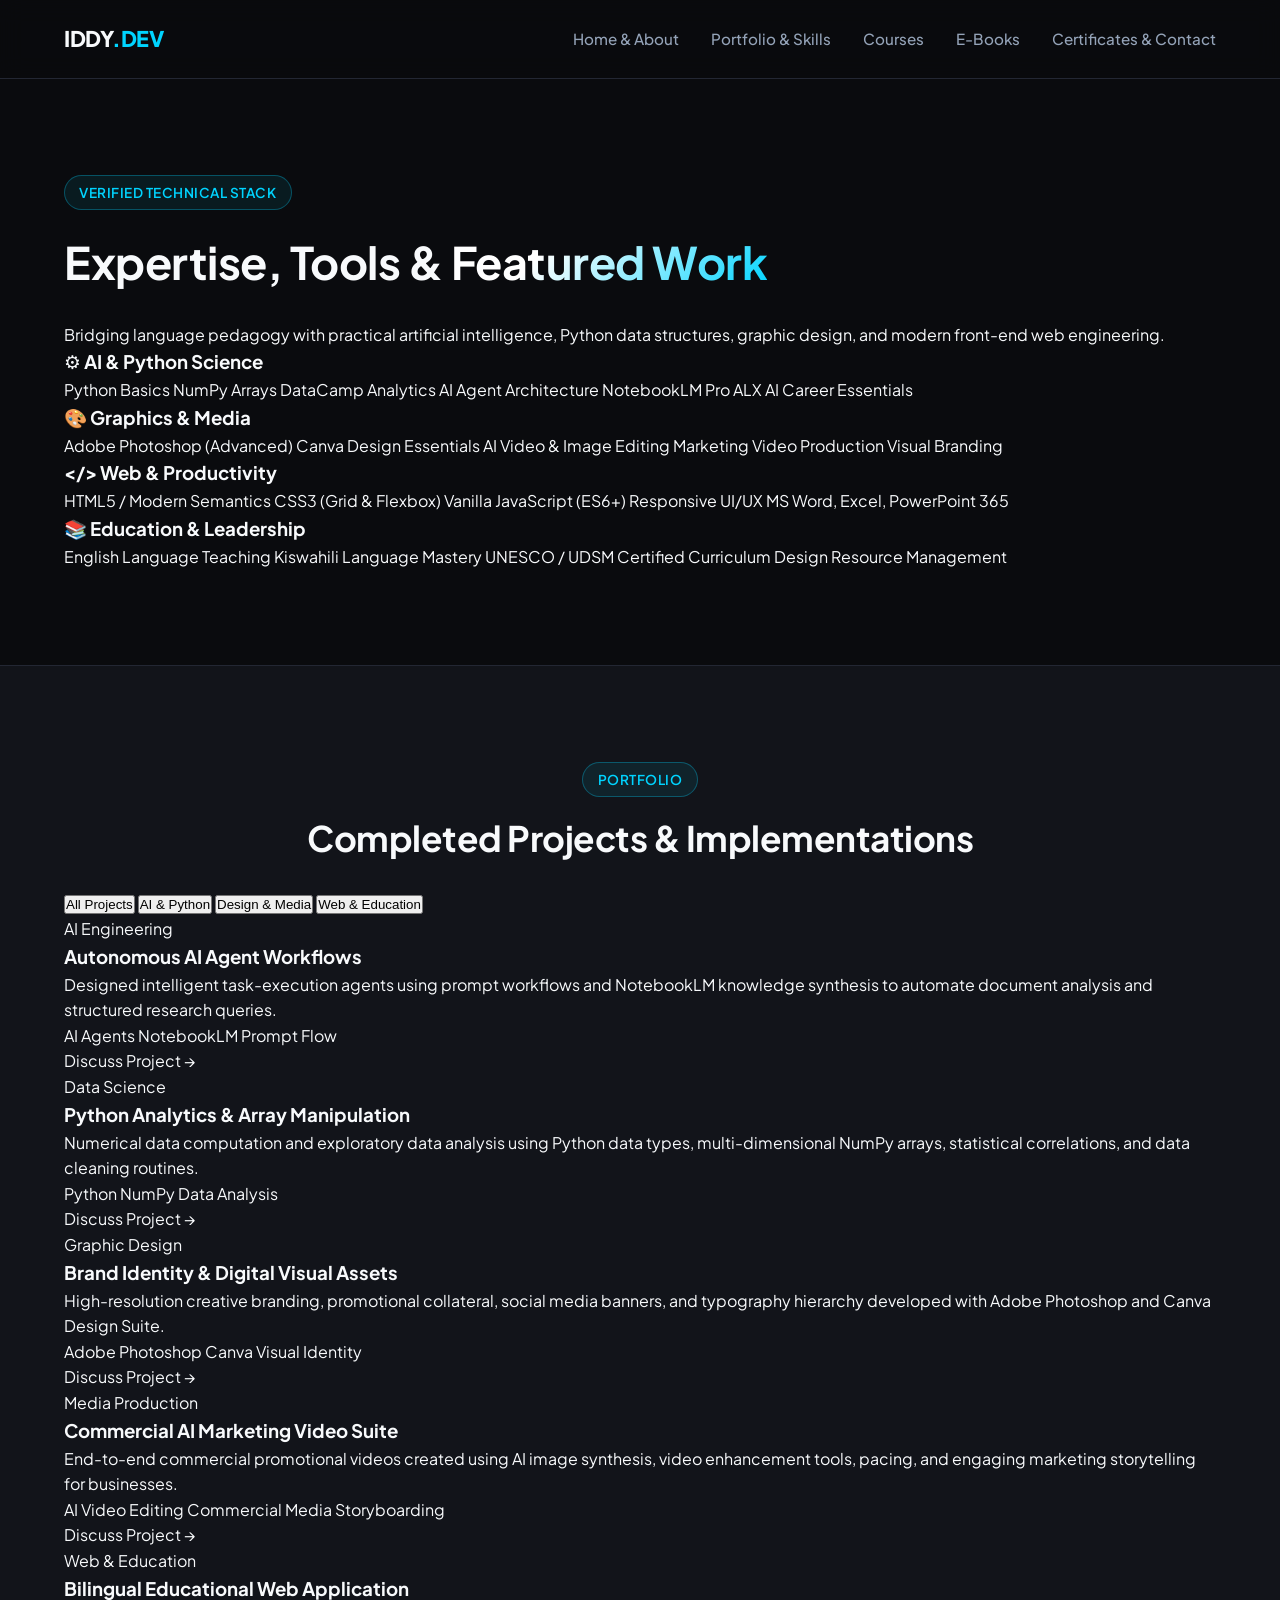
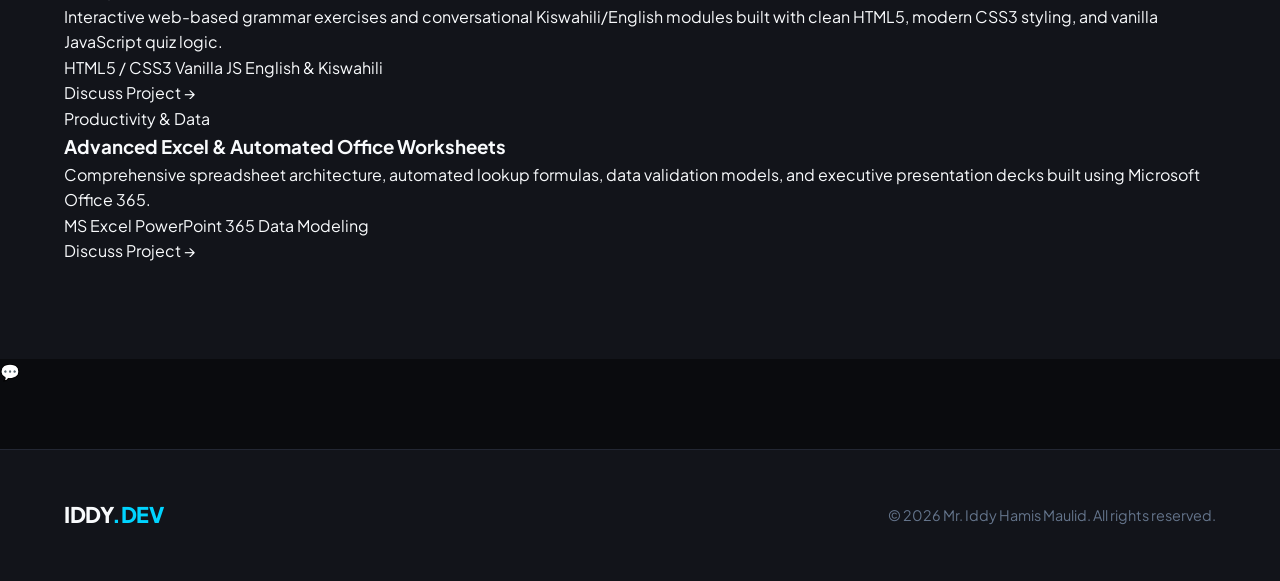
<file: portfolio.html>
<!DOCTYPE html>
<html lang="en">
<head>
  <meta charset="UTF-8">
  <meta name="viewport" content="width=device-width, initial-scale=1.0">
  <title>Portfolio &amp; Projects | Mr. Iddy Hamis Maulid</title>
  <!-- Google Fonts: Plus Jakarta Sans -->
  <link rel="preconnect" href="https://fonts.googleapis.com">
  <link rel="preconnect" href="https://fonts.gstatic.com" crossorigin>
  <link href="https://fonts.googleapis.com/css2?family=Plus+Jakarta+Sans:wght@400;500;600;700;800&display=swap" rel="stylesheet">
  <link rel="stylesheet" href="style.css">
</head>
<body>

  <!-- HEADER -->
  <header class="header">
    <div class="container nav-container">
      <a href="index.html" class="logo">IDDY<span>.DEV</span></a>
      <button class="mobile-toggle" id="mobileToggle" aria-label="Toggle navigation">&#9776;</button>
      <nav>
        <ul class="nav-menu" id="navMenu">
  <li><a href="index.html" class="nav-link">Home &amp; About</a></li>
  <li><a href="portfolio.html" class="nav-link">Portfolio &amp; Skills</a></li>
  <li><a href="courses.html" class="nav-link">Courses</a></li>
  <li><a href="e-books.html" class="nav-link">E-Books</a></li>
  <li><a href="contact.html" class="nav-link">Certificates &amp; Contact</a></li>
</ul>
      </nav>
    </div>
  </header>

  <main>
    <!-- SECTION 1: HEADER & CORE SKILLS -->
    <section class="section portfolio-header">
      <div class="container">
        <div class="badge">Verified Technical Stack</div>
        <h1 class="section-heading" style="font-size: 2.8rem; margin-top: 1rem;">
          Expertise, Tools &amp; <span class="text-gradient">Featured Work</span>
        </h1>
        <p>
          Bridging language pedagogy with practical artificial intelligence, Python data structures, graphic design, and modern front-end web engineering.
        </p>

        <!-- SKILLS CATEGORIES BASED ON CERTIFICATES -->
        <div class="skills-container">
          <!-- Card 1: AI & Data -->
          <div class="skill-category-card">
            <h3>&#9881; AI &amp; Python Science</h3>
            <div class="skill-tags">
              <span class="skill-tag">Python Basics</span>
              <span class="skill-tag">NumPy Arrays</span>
              <span class="skill-tag">DataCamp Analytics</span>
              <span class="skill-tag">AI Agent Architecture</span>
              <span class="skill-tag">NotebookLM Pro</span>
              <span class="skill-tag">ALX AI Career Essentials</span>
            </div>
          </div>

          <!-- Card 2: Design & Media -->
          <div class="skill-category-card">
            <h3>&#127912; Graphics &amp; Media</h3>
            <div class="skill-tags">
              <span class="skill-tag">Adobe Photoshop (Advanced)</span>
              <span class="skill-tag">Canva Design Essentials</span>
              <span class="skill-tag">AI Video &amp; Image Editing</span>
              <span class="skill-tag">Marketing Video Production</span>
              <span class="skill-tag">Visual Branding</span>
            </div>
          </div>

          <!-- Card 3: Web & Office -->
          <div class="skill-category-card">
            <h3>&#60;&#47;&#62; Web &amp; Productivity</h3>
            <div class="skill-tags">
              <span class="skill-tag">HTML5 / Modern Semantics</span>
              <span class="skill-tag">CSS3 (Grid &amp; Flexbox)</span>
              <span class="skill-tag">Vanilla JavaScript (ES6+)</span>
              <span class="skill-tag">Responsive UI/UX</span>
              <span class="skill-tag">MS Word, Excel, PowerPoint 365</span>
            </div>
          </div>

          <!-- Card 4: Languages & Education -->
          <div class="skill-category-card">
            <h3>&#128218; Education &amp; Leadership</h3>
            <div class="skill-tags">
              <span class="skill-tag">English Language Teaching</span>
              <span class="skill-tag">Kiswahili Language Mastery</span>
              <span class="skill-tag">UNESCO / UDSM Certified</span>
              <span class="skill-tag">Curriculum Design</span>
              <span class="skill-tag">Resource Management</span>
            </div>
          </div>
        </div>
      </div>
    </section>

    <!-- SECTION 2: PROJECTS SHOWCASE WITH FILTER -->
    <section class="section" style="background-color: var(--bg-secondary); border-top: 1px solid var(--border-color);">
      <div class="container">
        <div style="text-align: center;">
          <div class="badge">Portfolio</div>
          <h2 class="section-heading">Completed Projects &amp; Implementations</h2>
        </div>

        <!-- Filter Controls -->
        <div class="filter-wrapper">
          <button class="filter-btn active" data-filter="all">All Projects</button>
          <button class="filter-btn" data-filter="ai">AI &amp; Python</button>
          <button class="filter-btn" data-filter="design">Design &amp; Media</button>
          <button class="filter-btn" data-filter="web">Web &amp; Education</button>
        </div>

        <!-- Projects Grid -->
        <div class="projects-grid">

          <!-- Project 1: AI Agents (Analytics Vidhya) -->
          <article class="project-card" data-category="ai">
            <div class="project-header-bar"></div>
            <div class="project-body">
              <span class="project-tag">AI Engineering</span>
              <h3 class="project-title">Autonomous AI Agent Workflows</h3>
              <p class="project-desc">
                Designed intelligent task-execution agents using prompt workflows and NotebookLM knowledge synthesis to automate document analysis and structured research queries.
              </p>
              <div class="project-stack">
                <span>AI Agents</span>
                <span>NotebookLM</span>
                <span>Prompt Flow</span>
              </div>
              <a href="https://wa.me/255740090129?text=Hello%20Mr.%20Iddy,%20I%20am%20interested%20in%20your%20AI%20Agent%20solutions." target="_blank" class="project-cta">Discuss Project &rarr;</a>
            </div>
          </article>

          <!-- Project 2: Python Data Analysis (DataCamp / Analytics Vidhya) -->
          <article class="project-card" data-category="ai">
            <div class="project-header-bar"></div>
            <div class="project-body">
              <span class="project-tag">Data Science</span>
              <h3 class="project-title">Python Analytics &amp; Array Manipulation</h3>
              <p class="project-desc">
                Numerical data computation and exploratory data analysis using Python data types, multi-dimensional NumPy arrays, statistical correlations, and data cleaning routines.
              </p>
              <div class="project-stack">
                <span>Python</span>
                <span>NumPy</span>
                <span>Data Analysis</span>
              </div>
              <a href="https://wa.me/255740090129?text=Hello%20Mr.%20Iddy,%20tell%20me%20more%20about%20your%20Python%20data%20analysis%20work." target="_blank" class="project-cta">Discuss Project &rarr;</a>
            </div>
          </article>

          <!-- Project 3: Photoshop & Canva Design Suite -->
          <article class="project-card" data-category="design">
            <div class="project-header-bar"></div>
            <div class="project-body">
              <span class="project-tag">Graphic Design</span>
              <h3 class="project-title">Brand Identity &amp; Digital Visual Assets</h3>
              <p class="project-desc">
                High-resolution creative branding, promotional collateral, social media banners, and typography hierarchy developed with Adobe Photoshop and Canva Design Suite.
              </p>
              <div class="project-stack">
                <span>Adobe Photoshop</span>
                <span>Canva</span>
                <span>Visual Identity</span>
              </div>
              <a href="https://wa.me/255740090129?text=Hello%20Mr.%20Iddy,%20I%20need%20graphic%20design%20and%20branding%20services." target="_blank" class="project-cta">Discuss Project &rarr;</a>
            </div>
          </article>

          <!-- Project 4: AI Video & Marketing Production (Udemy) -->
          <article class="project-card" data-category="design ai">
            <div class="project-header-bar"></div>
            <div class="project-body">
              <span class="project-tag">Media Production</span>
              <h3 class="project-title">Commercial AI Marketing Video Suite</h3>
              <p class="project-desc">
                End-to-end commercial promotional videos created using AI image synthesis, video enhancement tools, pacing, and engaging marketing storytelling for businesses.
              </p>
              <div class="project-stack">
                <span>AI Video Editing</span>
                <span>Commercial Media</span>
                <span>Storyboarding</span>
              </div>
              <a href="https://wa.me/255740090129?text=Hello%20Mr.%20Iddy,%20I%20want%20to%20create%20a%20marketing%20video%20with%20you." target="_blank" class="project-cta">Discuss Project &rarr;</a>
            </div>
          </article>

          <!-- Project 5: Interactive Language Learning Module (English & Kiswahili) -->
          <article class="project-card" data-category="web">
            <div class="project-header-bar"></div>
            <div class="project-body">
              <span class="project-tag">Web &amp; Education</span>
              <h3 class="project-title">Bilingual Educational Web Application</h3>
              <p class="project-desc">
                Interactive web-based grammar exercises and conversational Kiswahili/English modules built with clean HTML5, modern CSS3 styling, and vanilla JavaScript quiz logic.
              </p>
              <div class="project-stack">
                <span>HTML5 / CSS3</span>
                <span>Vanilla JS</span>
                <span>English &amp; Kiswahili</span>
              </div>
              <a href="https://wa.me/255740090129?text=Hello%20Mr.%20Iddy,%20I%20would%20like%20to%20know%20more%20about%20your%20language%20modules." target="_blank" class="project-cta">Discuss Project &rarr;</a>
            </div>
          </article>

          <!-- Project 6: Office 365 Data Automation & Reports -->
          <article class="project-card" data-category="web">
            <div class="project-header-bar"></div>
            <div class="project-body">
              <span class="project-tag">Productivity &amp; Data</span>
              <h3 class="project-title">Advanced Excel &amp; Automated Office Worksheets</h3>
              <p class="project-desc">
                Comprehensive spreadsheet architecture, automated lookup formulas, data validation models, and executive presentation decks built using Microsoft Office 365.
              </p>
              <div class="project-stack">
                <span>MS Excel</span>
                <span>PowerPoint 365</span>
                <span>Data Modeling</span>
              </div>
              <a href="https://wa.me/255740090129?text=Hello%20Mr.%20Iddy,%20I%20need%20help%20with%20Excel%20and%20data%20reporting." target="_blank" class="project-cta">Discuss Project &rarr;</a>
            </div>
          </article>

        </div>
      </div>
    </section>
  </main>

  <!-- FLOATING WHATSAPP BUTTON (Number: 255740090129) -->
  <a href="https://wa.me/255740090129?text=Hello%20Mr.%20Iddy,%20I%20visited%20your%20website%20and%20would%20like%20to%20connect!" 
     class="whatsapp-float" 
     target="_blank" 
     rel="noopener noreferrer" 
     aria-label="Chat with Mr. Iddy on WhatsApp">
    &#128172;
  </a>

  <!-- FOOTER -->
  <footer class="footer">
    <div class="container footer-content">
      <div class="logo">IDDY<span>.DEV</span></div>
      <p class="footer-copy">&copy; 2026 Mr. Iddy Hamis Maulid. All rights reserved.</p>
    </div>
  </footer>

  <script src="js.js"></script>
</body>
</html>
</file>
<file: style.css>
/* ==========================================================================
   DESIGN TOKENS & RESET
   ========================================================================== */
:root {
  --bg-primary: #0a0b0e;
  --bg-secondary: #12141a;
  --bg-card: #181b22;
  --border-color: #232733;
  --border-hover: #00d4ff;
  
  --text-main: #f8fafc;
  --text-muted: #94a3b8;
  --text-dim: #64748b;
  
  --electric-blue: #00d4ff;
  --electric-blue-glow: rgba(0, 212, 255, 0.25);
  --electric-blue-dark: #0088cc;
  
  --font-main: 'Plus Jakarta Sans', system-ui, -apple-system, sans-serif;
  --radius-sm: 8px;
  --radius-md: 14px;
  --radius-lg: 20px;
  --radius-full: 9999px;
  
  --transition: all 0.3s cubic-bezier(0.4, 0, 0.2, 1);
  --container-width: 1200px;
}

* {
  margin: 0;
  padding: 0;
  box-sizing: border-box;
}

html {
  scroll-behavior: smooth;
}

body {
  font-family: var(--font-main);
  background-color: var(--bg-primary);
  color: var(--text-main);
  line-height: 1.6;
  overflow-x: hidden;
}

a {
  text-decoration: none;
  color: inherit;
  transition: var(--transition);
}

ul {
  list-style: none;
}

img {
  max-width: 100%;
  display: block;
}

/* ==========================================================================
   LAYOUT UTILITIES
   ========================================================================== */
.container {
  max-width: var(--container-width);
  margin: 0 auto;
  padding: 0 1.5rem;
}

.section {
  padding: 6rem 0;
}

.text-gradient {
  background: linear-gradient(135deg, #ffffff 30%, var(--electric-blue) 100%);
  -webkit-background-clip: text;
  background-clip: text;
  -webkit-text-fill-color: transparent;
}

.badge {
  display: inline-flex;
  align-items: center;
  gap: 0.5rem;
  padding: 0.35rem 0.9rem;
  border-radius: var(--radius-full);
  background: rgba(0, 212, 255, 0.08);
  border: 1px solid rgba(0, 212, 255, 0.3);
  color: var(--electric-blue);
  font-size: 0.85rem;
  font-weight: 600;
  letter-spacing: 0.5px;
  text-transform: uppercase;
}

/* ==========================================================================
   BUTTONS
   ========================================================================== */
.btn {
  display: inline-flex;
  align-items: center;
  justify-content: center;
  gap: 0.6rem;
  padding: 0.85rem 1.8rem;
  border-radius: var(--radius-md);
  font-weight: 600;
  font-size: 0.95rem;
  cursor: pointer;
  border: 1px solid transparent;
  transition: var(--transition);
}

.btn-primary {
  background-color: var(--electric-blue);
  color: #000000;
  box-shadow: 0 0 20px var(--electric-blue-glow);
}

.btn-primary:hover {
  background-color: #33ddff;
  box-shadow: 0 0 30px rgba(0, 212, 255, 0.45);
  transform: translateY(-2px);
}

.btn-outline {
  background: transparent;
  border-color: var(--border-color);
  color: var(--text-main);
}

.btn-outline:hover {
  border-color: var(--electric-blue);
  color: var(--electric-blue);
  transform: translateY(-2px);
}

/* ==========================================================================
   NAVIGATION
   ========================================================================== */
.header {
  position: sticky;
  top: 0;
  z-index: 1000;
  background: rgba(10, 11, 14, 0.85);
  backdrop-filter: blur(12px);
  -webkit-backdrop-filter: blur(12px);
  border-bottom: 1px solid var(--border-color);
}

.nav-container {
  display: flex;
  justify-content: space-between;
  align-items: center;
  height: 78px;
}

.logo {
  font-size: 1.35rem;
  font-weight: 800;
  letter-spacing: -0.5px;
}

.logo span {
  color: var(--electric-blue);
}

.nav-menu {
  display: flex;
  align-items: center;
  gap: 2rem;
}

.nav-link {
  font-weight: 500;
  color: var(--text-muted);
  font-size: 0.95rem;
  position: relative;
}

.nav-link:hover,
.nav-link.active {
  color: var(--text-main);
}

.nav-link.active::after {
  content: '';
  position: absolute;
  bottom: -6px;
  left: 0;
  width: 100%;
  height: 2px;
  background: var(--electric-blue);
  box-shadow: 0 0 8px var(--electric-blue);
}

.mobile-toggle {
  display: none;
  background: none;
  border: none;
  color: var(--text-main);
  font-size: 1.6rem;
  cursor: pointer;
}

/* ==========================================================================
   HERO SECTION
   ========================================================================== */
.hero-grid {
  display: grid;
  grid-template-columns: 1.2fr 0.8fr;
  align-items: center;
  gap: 4rem;
  padding: 4rem 0 6rem;
}

.hero-content h1 {
  font-size: 3.2rem;
  line-height: 1.15;
  font-weight: 800;
  letter-spacing: -1.5px;
  margin: 1.2rem 0;
}

.hero-subtitle {
  font-size: 1.15rem;
  color: var(--text-muted);
  max-width: 540px;
  margin-bottom: 2rem;
}

.hero-buttons {
  display: flex;
  gap: 1rem;
  flex-wrap: wrap;
}

.hero-image-wrapper {
  position: relative;
  display: flex;
  justify-content: center;
}

.hero-image-container {
  width: 340px;
  height: 420px;
  border-radius: var(--radius-lg);
  overflow: hidden;
  position: relative;
  border: 1px solid var(--border-color);
  background: var(--bg-card);
  box-shadow: 0 20px 40px rgba(0, 0, 0, 0.6);
}

.hero-image-container img {
  width: 100%;
  height: 100%;
  object-fit: cover;
}

.hero-image-backdrop {
  position: absolute;
  inset: -10px;
  background: radial-gradient(circle, var(--electric-blue-glow) 0%, transparent 70%);
  filter: blur(25px);
  z-index: -1;
}

/* ==========================================================================
   ABOUT / BRAND PILLARS
   ========================================================================== */
.about-grid {
  display: grid;
  grid-template-columns: 1fr 1fr;
  gap: 3.5rem;
  align-items: start;
}

.section-heading {
  font-size: 2.2rem;
  font-weight: 700;
  letter-spacing: -0.5px;
  margin: 0.8rem 0 1.5rem;
}

.about-text p {
  color: var(--text-muted);
  font-size: 1.05rem;
  margin-bottom: 1.2rem;
}

.pillars-grid {
  display: grid;
  grid-template-columns: repeat(2, 1fr);
  gap: 1.2rem;
}

.pillar-card {
  background: var(--bg-secondary);
  border: 1px solid var(--border-color);
  border-radius: var(--radius-md);
  padding: 1.5rem;
  transition: var(--transition);
}

.pillar-card:hover {
  border-color: var(--electric-blue);
  transform: translateY(-4px);
  box-shadow: 0 10px 25px rgba(0, 0, 0, 0.4);
}

.pillar-card .icon {
  font-size: 1.8rem;
  color: var(--electric-blue);
  margin-bottom: 0.8rem;
}

.pillar-card h3 {
  font-size: 1.1rem;
  margin-bottom: 0.4rem;
}

.pillar-card p {
  font-size: 0.88rem;
  color: var(--text-muted);
}

/* ==========================================================================
   FOOTER
   ========================================================================== */
.footer {
  border-top: 1px solid var(--border-color);
  background-color: var(--bg-secondary);
  padding: 3rem 0;
  margin-top: 4rem;
}

.footer-content {
  display: flex;
  justify-content: space-between;
  align-items: center;
  flex-wrap: wrap;
  gap: 1.5rem;
}

.footer-copy {
  color: var(--text-dim);
  font-size: 0.9rem;
}

/* ==========================================================================
   RESPONSIVENESS (MOBILE & TABLET)
   ========================================================================== */
@media (max-width: 900px) {
  .hero-grid,
  .about-grid {
    grid-template-columns: 1fr;
    gap: 3rem;
  }
  
  .hero-content h1 {
    font-size: 2.5rem;
  }

  .pillars-grid {
    grid-template-columns: 1fr;
  }

  .mobile-toggle {
    display: block;
  }

  .nav-menu {
    position: fixed;
    top: 78px;
    left: -100%;
    width: 100%;
    height: calc(100vh - 78px);
    background: var(--bg-primary);
    flex-direction: column;
    padding: 3rem 1.5rem;
    align-items: flex-start;
    gap: 2rem;
    border-top: 1px solid var(--border-color);
    transition: var(--transition);
  }

  .nav-menu.open {
    left: 0;
  }
}

/* ==========================================================================
   STAGE 3: COURSES & PRICING STYLES
   ========================================================================== */
.courses-header {
  padding: 4rem 0 2rem;
  text-align: center;
}

.courses-header p {
  max-width: 680px;
  margin: 1rem auto 0;
  color: var(--text-muted);
}

.courses-grid {
  display: grid;
  grid-template-columns: repeat(auto-fit, minmax(340px, 1fr));
  gap: 2rem;
  margin-top: 2rem;
}

.course-card {
  background: var(--bg-secondary);
  border: 1px solid var(--border-color);
  border-radius: var(--radius-md);
  display: flex;
  flex-direction: column;
  overflow: hidden;
  transition: var(--transition);
  position: relative;
}

.course-card:hover {
  transform: translateY(-6px);
  border-color: var(--electric-blue);
  box-shadow: 0 15px 35px rgba(0, 0, 0, 0.6);
}

.course-card.premium-tier {
  border-color: rgba(0, 212, 255, 0.4);
}

.course-card.premium-tier::before {
  content: 'POPULAR';
  position: absolute;
  top: 15px;
  right: -30px;
  transform: rotate(45deg);
  background: var(--electric-blue);
  color: #000;
  font-size: 0.65rem;
  font-weight: 800;
  letter-spacing: 1px;
  padding: 4px 35px;
  box-shadow: 0 2px 10px rgba(0, 212, 255, 0.3);
}

.course-card-body {
  padding: 2rem;
  display: flex;
  flex-direction: column;
  flex-grow: 1;
}

.course-type {
  display: inline-block;
  font-size: 0.75rem;
  font-weight: 700;
  text-transform: uppercase;
  letter-spacing: 0.8px;
  margin-bottom: 0.6rem;
}

.course-type.free {
  color: #10b981; /* Fresh Emerald Green */
}

.course-type.premium {
  color: var(--electric-blue);
}

.course-title {
  font-size: 1.35rem;
  font-weight: 700;
  margin-bottom: 0.75rem;
  color: var(--text-main);
  line-height: 1.3;
}

.course-meta {
  display: flex;
  gap: 1rem;
  color: var(--text-dim);
  font-size: 0.85rem;
  margin-bottom: 1.2rem;
  border-bottom: 1px solid var(--border-color);
  padding-bottom: 1rem;
}

.course-meta span {
  display: flex;
  align-items: center;
  gap: 0.35rem;
}

.course-features {
  margin-bottom: 1.8rem;
  flex-grow: 1;
}

.course-features li {
  color: var(--text-muted);
  font-size: 0.9rem;
  margin-bottom: 0.6rem;
  display: flex;
  align-items: flex-start;
  gap: 0.6rem;
}

.course-features li::before {
  content: '✓';
  color: var(--electric-blue);
  font-weight: bold;
}

.course-footer {
  display: flex;
  justify-content: space-between;
  align-items: center;
  border-top: 1px solid var(--border-color);
  padding-top: 1.2rem;
  margin-top: auto;
}

.course-price {
  font-size: 1.4rem;
  font-weight: 800;
  color: var(--text-main);
}

.course-price span {
  font-size: 0.8rem;
  color: var(--text-dim);
  font-weight: 400;
}

/* Resources Box */
.resource-banner {
  background: linear-gradient(135deg, var(--bg-secondary) 0%, #151b26 100%);
  border: 1px solid var(--border-color);
  border-radius: var(--radius-lg);
  padding: 3rem;
  margin-top: 4rem;
  display: grid;
  grid-template-columns: 1.5fr 1fr;
  align-items: center;
  gap: 2rem;
}

@media (max-width: 850px) {
  .resource-banner {
    grid-template-columns: 1fr;
    padding: 2rem;
  }
}

/* ==========================================================================
   STAGE 4: CERTIFICATES & CONTACT STYLES
   ========================================================================== */
.contact-header {
  padding: 4rem 0 2rem;
  text-align: center;
}

.contact-header p {
  max-width: 650px;
  margin: 1rem auto 0;
  color: var(--text-muted);
}

/* Certificate Grid */
.certificates-grid {
  display: grid;
  grid-template-columns: repeat(auto-fit, minmax(320px, 1fr));
  gap: 1.5rem;
  margin-top: 2rem;
}

.cert-card {
  background: var(--bg-secondary);
  border: 1px solid var(--border-color);
  border-radius: var(--radius-md);
  padding: 1.8rem;
  display: flex;
  flex-direction: column;
  justify-content: space-between;
  transition: var(--transition);
  position: relative;
}

.cert-card:hover {
  border-color: var(--electric-blue);
  transform: translateY(-4px);
  box-shadow: 0 10px 30px rgba(0, 0, 0, 0.5);
}

.cert-issuer {
  font-size: 0.8rem;
  font-weight: 700;
  color: var(--electric-blue);
  text-transform: uppercase;
  letter-spacing: 0.6px;
  margin-bottom: 0.5rem;
}

.cert-title {
  font-size: 1.15rem;
  font-weight: 700;
  color: var(--text-main);
  margin-bottom: 0.8rem;
  line-height: 1.4;
}

.cert-details {
  color: var(--text-muted);
  font-size: 0.85rem;
  margin-bottom: 1.2rem;
}

.cert-meta {
  display: flex;
  justify-content: space-between;
  align-items: center;
  border-top: 1px solid var(--border-color);
  padding-top: 0.8rem;
  font-size: 0.8rem;
  color: var(--text-dim);
}

.cert-badge-status {
  background: rgba(16, 185, 129, 0.1);
  color: #10b981;
  border: 1px solid rgba(16, 185, 129, 0.3);
  padding: 0.2rem 0.6rem;
  border-radius: var(--radius-full);
  font-weight: 600;
  font-size: 0.72rem;
}

/* Contact Section Grid */
.contact-layout {
  display: grid;
  grid-template-columns: 1fr 1.3fr;
  gap: 3.5rem;
  align-items: start;
  margin-top: 3rem;
}

/* Contact Info Side */
.contact-info-card {
  background: var(--bg-secondary);
  border: 1px solid var(--border-color);
  border-radius: var(--radius-lg);
  padding: 2.2rem;
}

.info-item {
  display: flex;
  align-items: flex-start;
  gap: 1.2rem;
  margin-bottom: 1.8rem;
}

.info-icon {
  width: 46px;
  height: 46px;
  border-radius: var(--radius-md);
  background: rgba(0, 212, 255, 0.1);
  border: 1px solid rgba(0, 212, 255, 0.2);
  color: var(--electric-blue);
  display: flex;
  align-items: center;
  justify-content: center;
  font-size: 1.3rem;
  flex-shrink: 0;
}

.info-text h4 {
  font-size: 0.95rem;
  color: var(--text-main);
  margin-bottom: 0.2rem;
}

.info-text p, .info-text a {
  color: var(--text-muted);
  font-size: 0.9rem;
}

.info-text a:hover {
  color: var(--electric-blue);
}

/* Social Media Grid */
.socials-heading {
  font-size: 1.1rem;
  font-weight: 700;
  margin: 2rem 0 1rem;
}

.social-links {
  display: grid;
  grid-template-columns: repeat(2, 1fr);
  gap: 0.8rem;
}

.social-btn {
  display: flex;
  align-items: center;
  gap: 0.6rem;
  padding: 0.75rem 1rem;
  background: var(--bg-card);
  border: 1px solid var(--border-color);
  border-radius: var(--radius-sm);
  color: var(--text-main);
  font-size: 0.88rem;
  font-weight: 500;
  transition: var(--transition);
}

.social-btn:hover {
  border-color: var(--electric-blue);
  color: var(--electric-blue);
  transform: translateY(-2px);
}

/* Contact Form Side */
.contact-form-card {
  background: var(--bg-secondary);
  border: 1px solid var(--border-color);
  border-radius: var(--radius-lg);
  padding: 2.5rem;
  box-shadow: 0 10px 40px rgba(0, 0, 0, 0.4);
}

.form-group {
  margin-bottom: 1.4rem;
}

.form-group label {
  display: block;
  font-size: 0.88rem;
  font-weight: 600;
  color: var(--text-main);
  margin-bottom: 0.5rem;
}

.form-control {
  width: 100%;
  padding: 0.85rem 1.1rem;
  background: var(--bg-card);
  border: 1px solid var(--border-color);
  border-radius: var(--radius-sm);
  color: var(--text-main);
  font-family: inherit;
  font-size: 0.95rem;
  transition: var(--transition);
}

.form-control:focus {
  outline: none;
  border-color: var(--electric-blue);
  box-shadow: 0 0 10px var(--electric-blue-glow);
}

textarea.form-control {
  resize: vertical;
  min-height: 120px;
}

.form-notice {
  font-size: 0.82rem;
  color: var(--text-dim);
  margin-top: 1rem;
  display: flex;
  align-items: center;
  gap: 0.4rem;
}

@media (max-width: 900px) {
  .contact-layout {
    grid-template-columns: 1fr;
    gap: 2.5rem;
  }
}

/* ==========================================================================
   STAGE 5: POLISH, PROGRESS BAR & SCROLL ANIMATIONS
   ========================================================================== */

/* Top Reading Progress Bar */
#scrollProgressBar {
  position: fixed;
  top: 0;
  left: 0;
  height: 3px;
  width: 0%;
  background: linear-gradient(90deg, #00d4ff, #0088cc);
  box-shadow: 0 0 10px rgba(0, 212, 255, 0.7);
  z-index: 99999;
  transition: width 0.1s ease-out;
}

/* Scroll Entrance Animations */
.reveal {
  opacity: 0;
  transform: translateY(30px);
  transition: opacity 0.7s cubic-bezier(0.16, 1, 0.3, 1), 
              transform 0.7s cubic-bezier(0.16, 1, 0.3, 1);
  will-change: opacity, transform;
}

.reveal.active {
  opacity: 1;
  transform: translateY(0);
}

/* Stagger delay utility for grids */
.reveal-delay-1 { transition-delay: 0.1s; }
.reveal-delay-2 { transition-delay: 0.2s; }
.reveal-delay-3 { transition-delay: 0.3s; }

/* Micro-Interactions: Button Click Effect */
.btn:active, .social-btn:active {
  transform: scale(0.97) !important;
}

/* Custom Scrollbar for Sleek Dark Look */
::-webkit-scrollbar {
  width: 8px;
}

::-webkit-scrollbar-track {
  background: var(--bg-primary);
}

::-webkit-scrollbar-thumb {
  background: #232733;
  border-radius: var(--radius-full);
}

::-webkit-scrollbar-thumb:hover {
  background: var(--electric-blue);
}

/* Enhanced Focus Accessibility */
a:focus-visible, button:focus-visible, input:focus-visible, textarea:focus-visible {
  outline: 2px solid var(--electric-blue);
  outline-offset: 3px;
}
</file>
